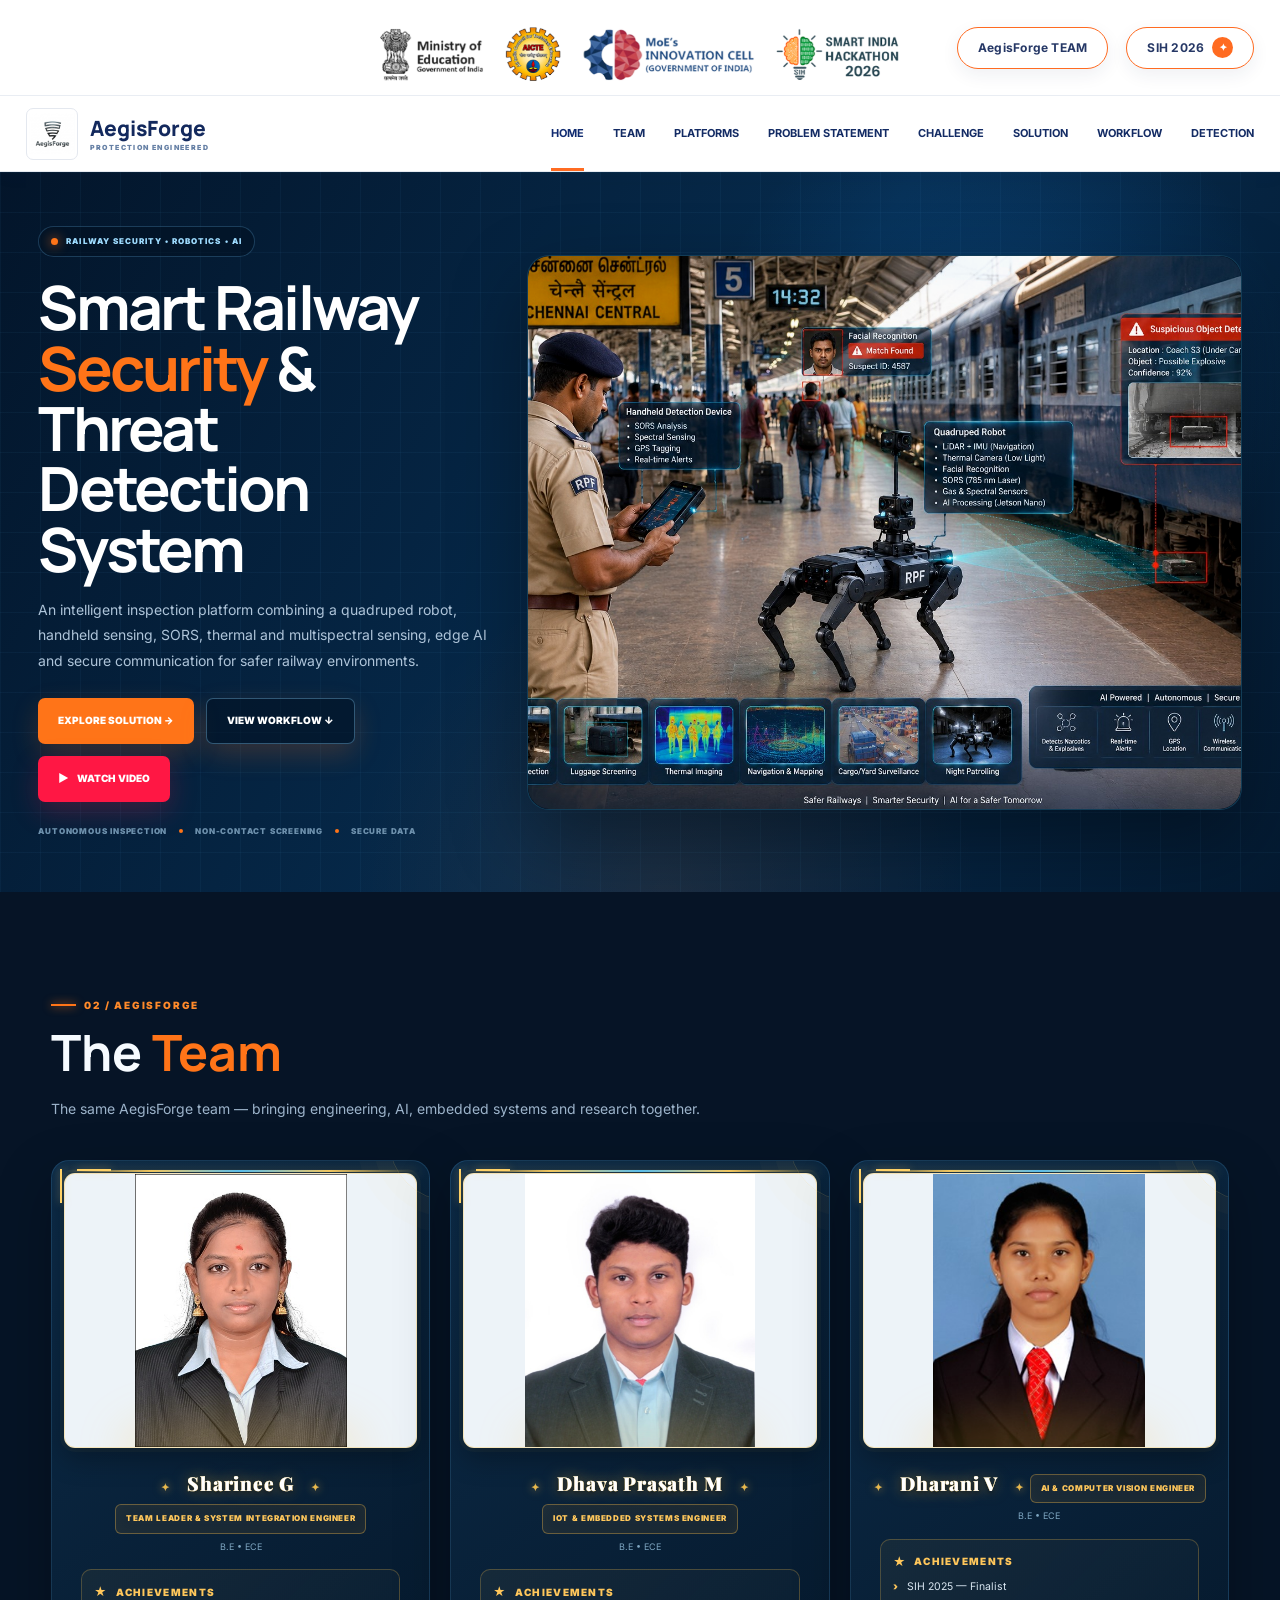
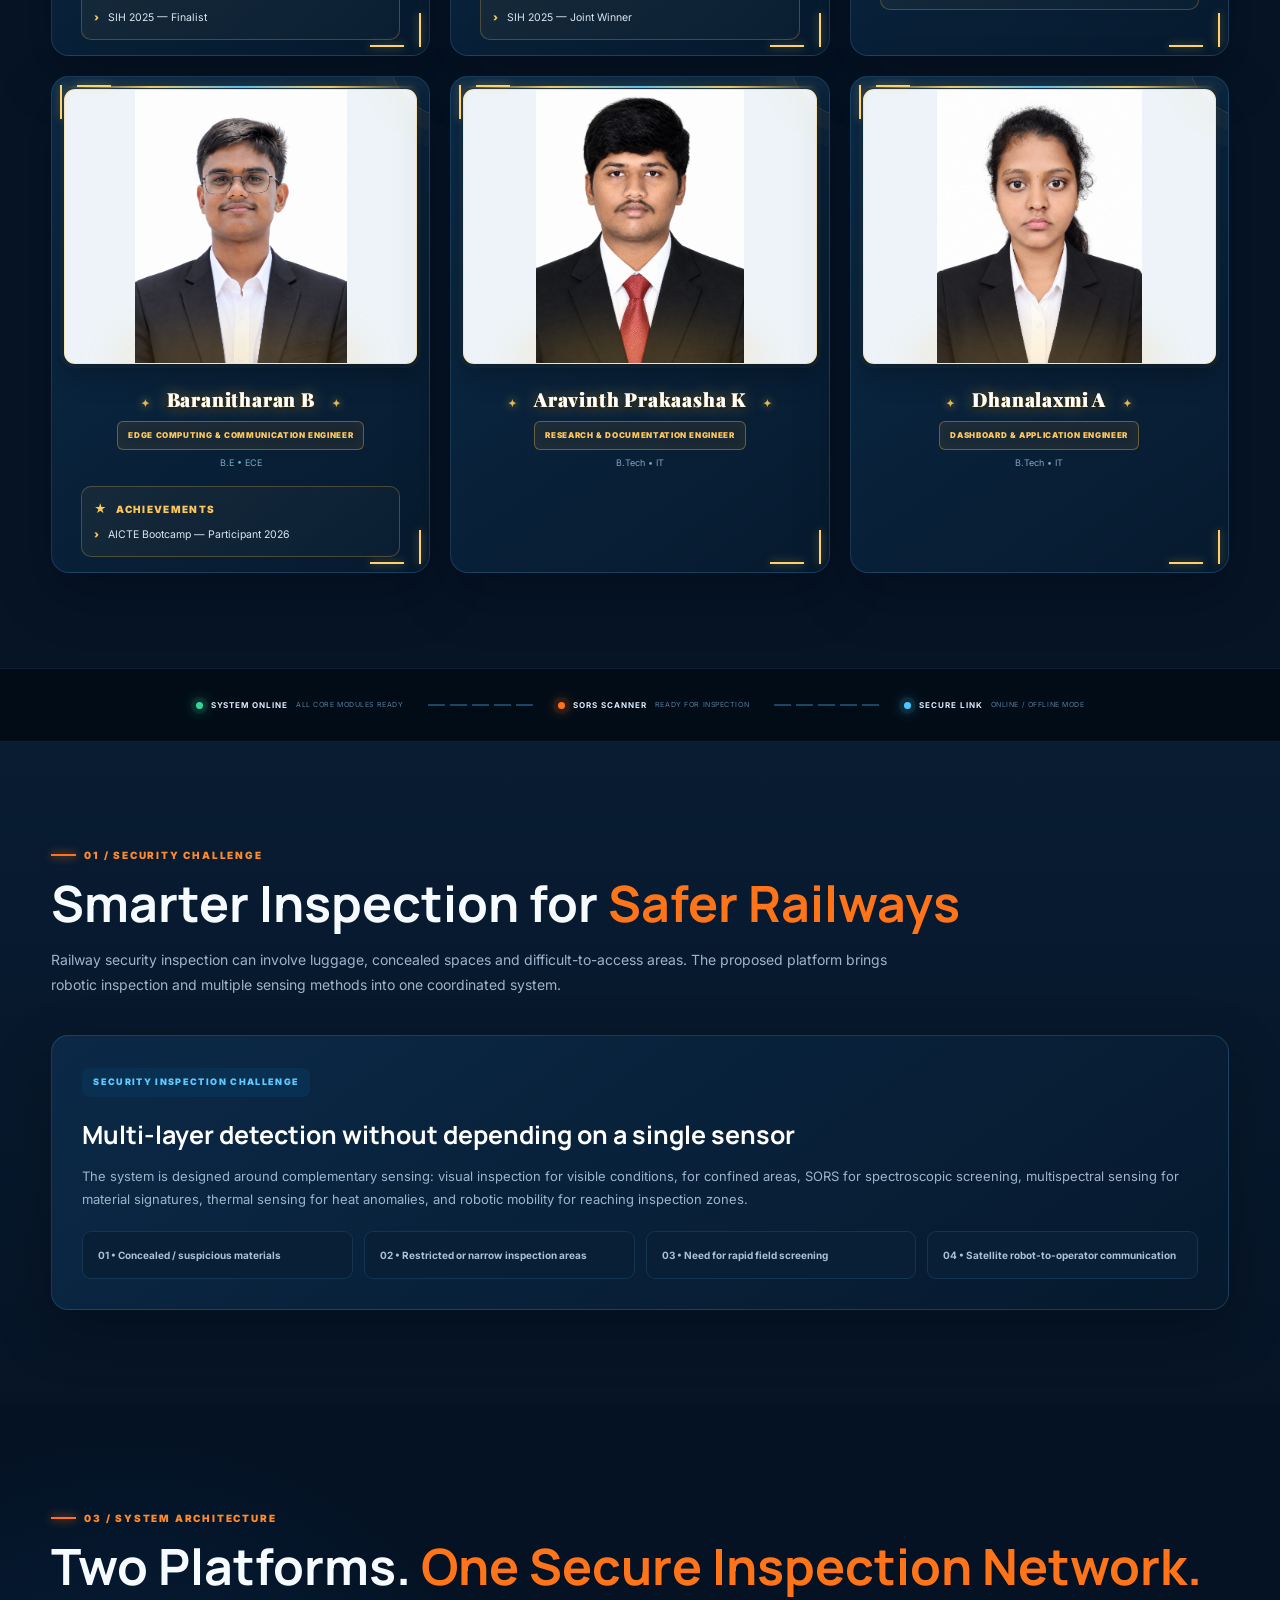
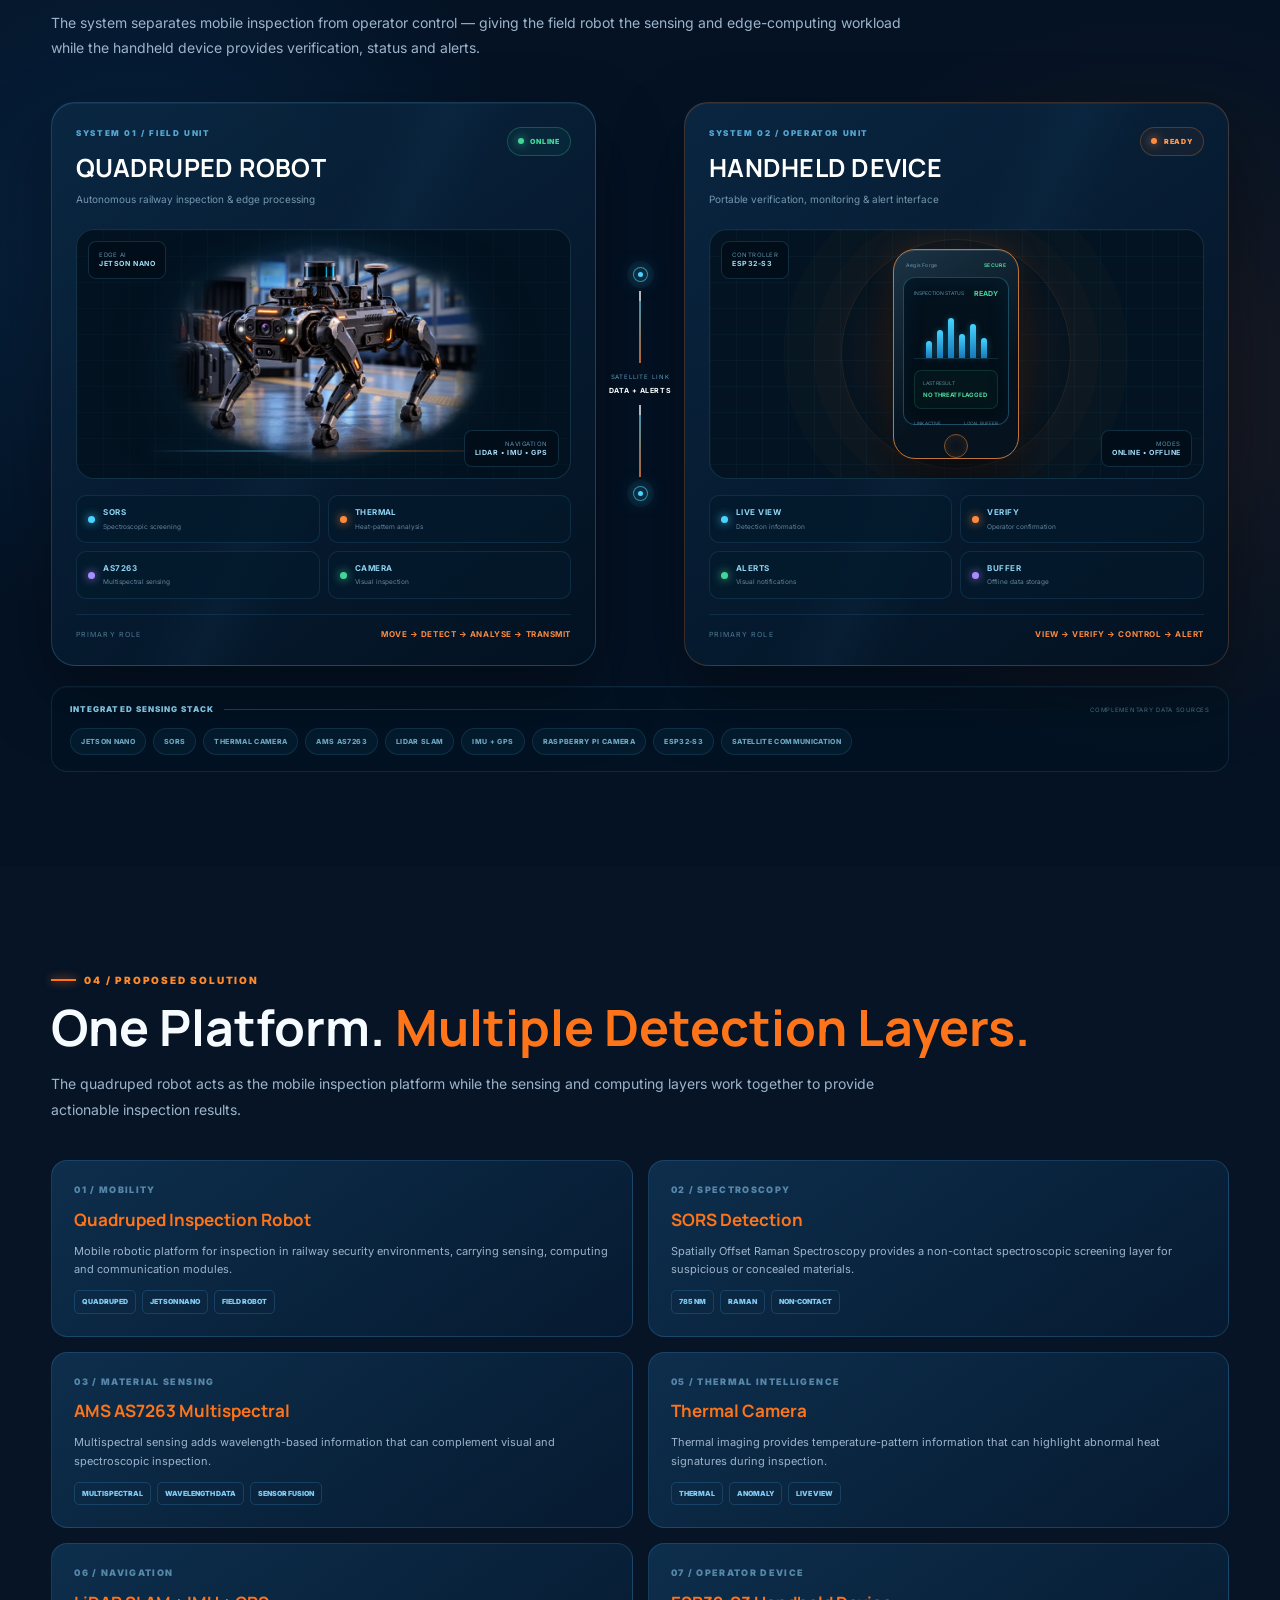
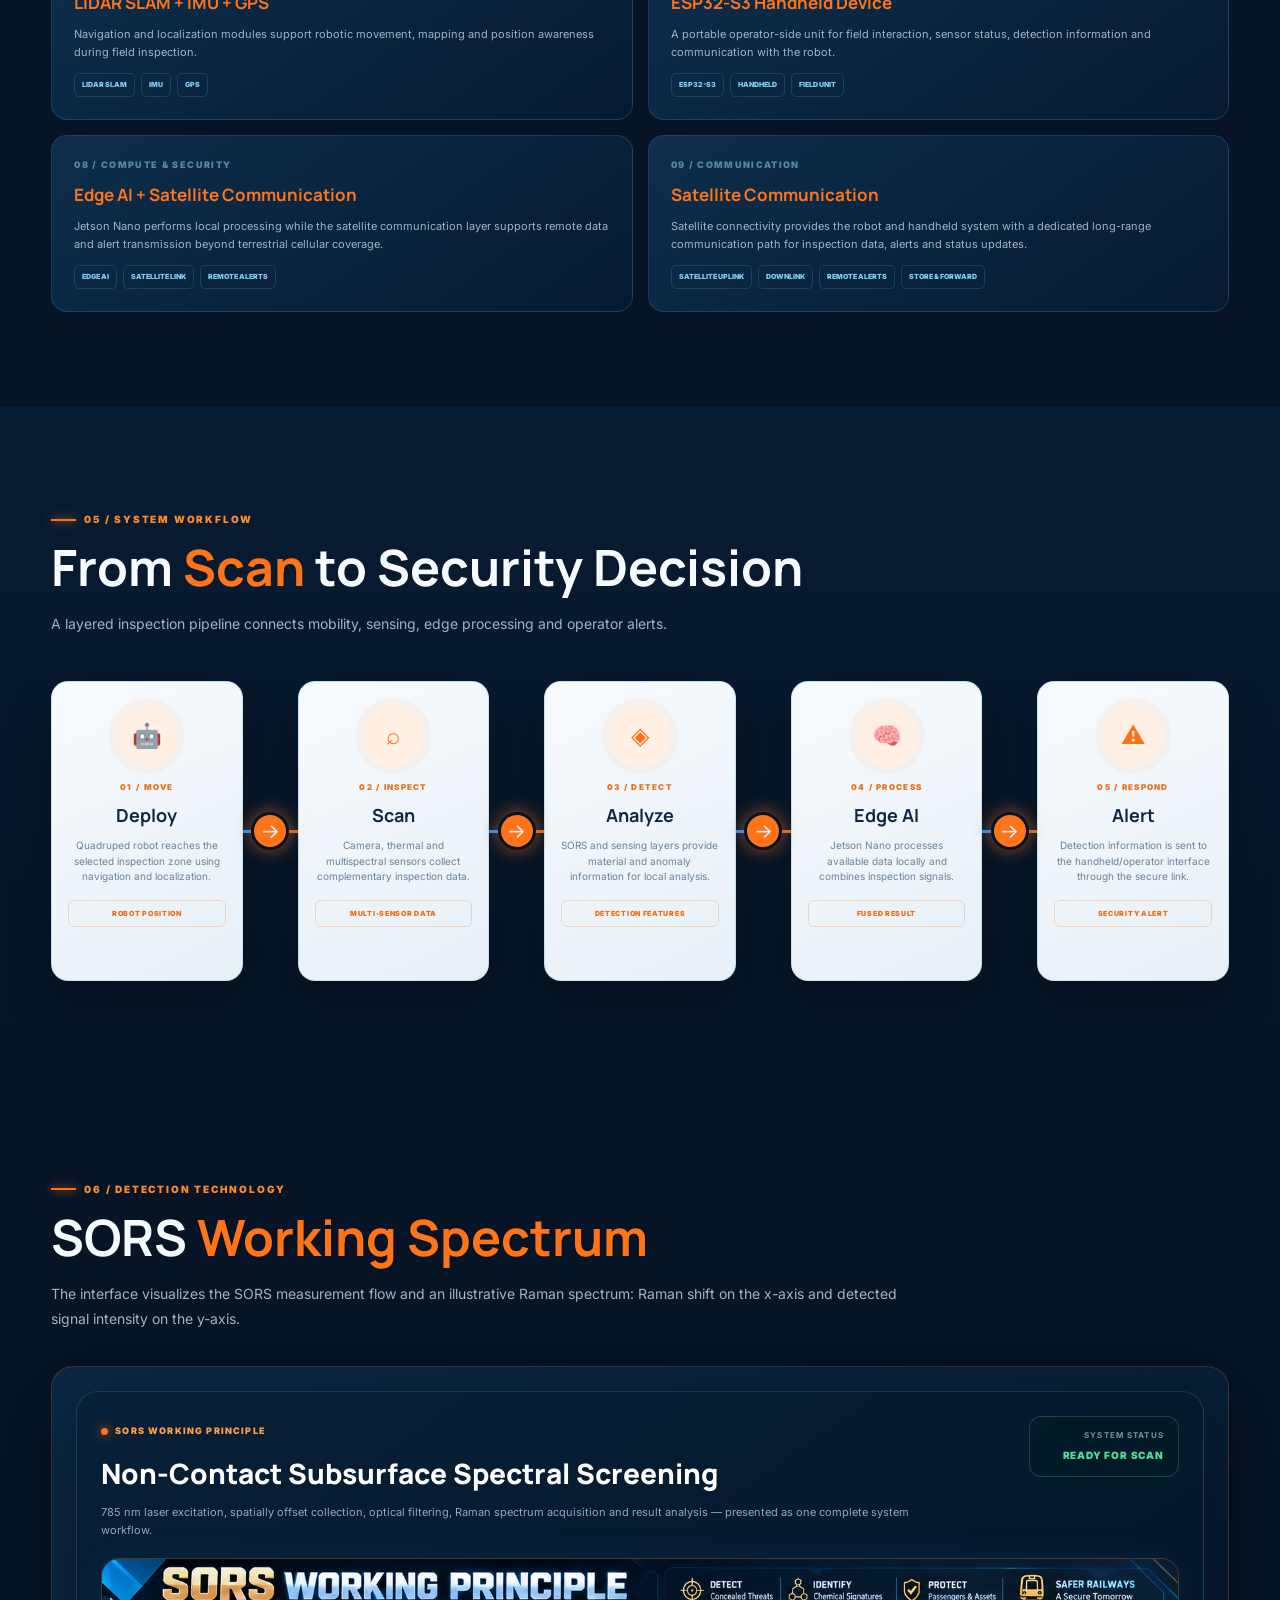
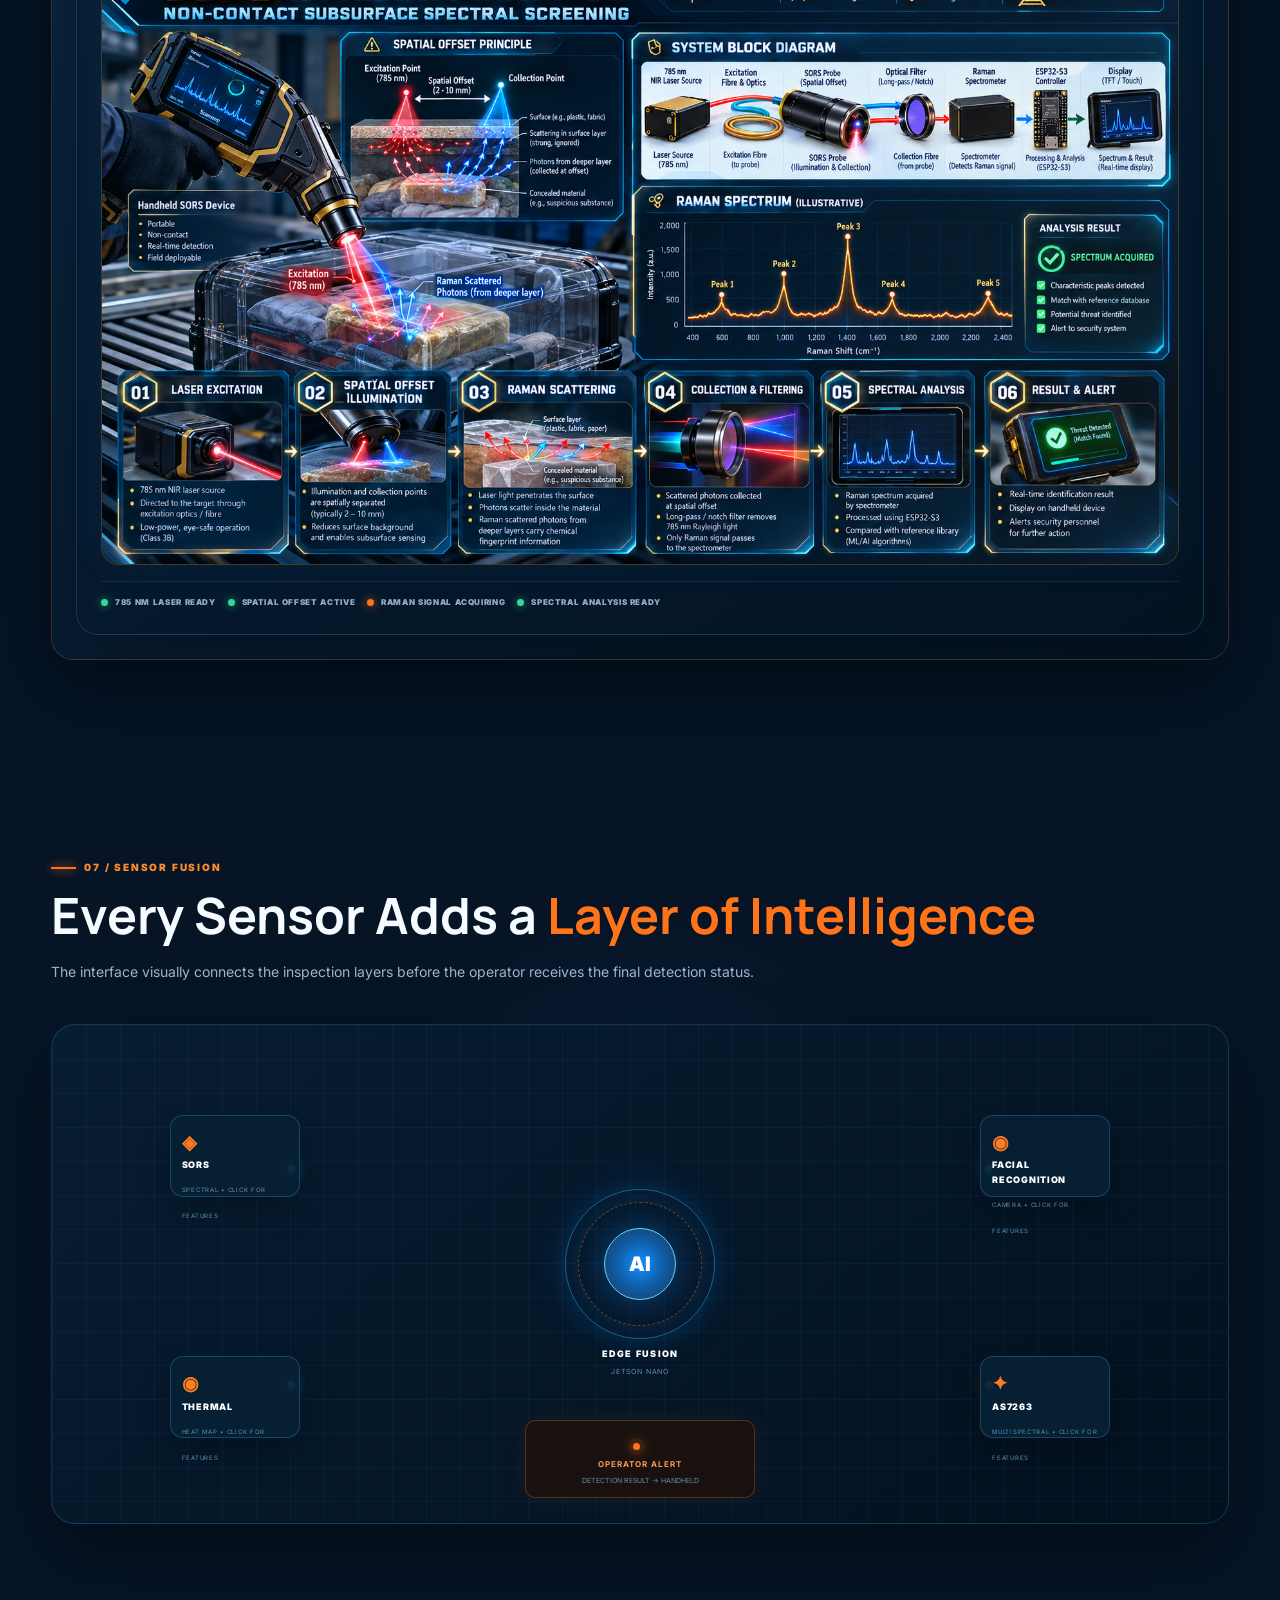
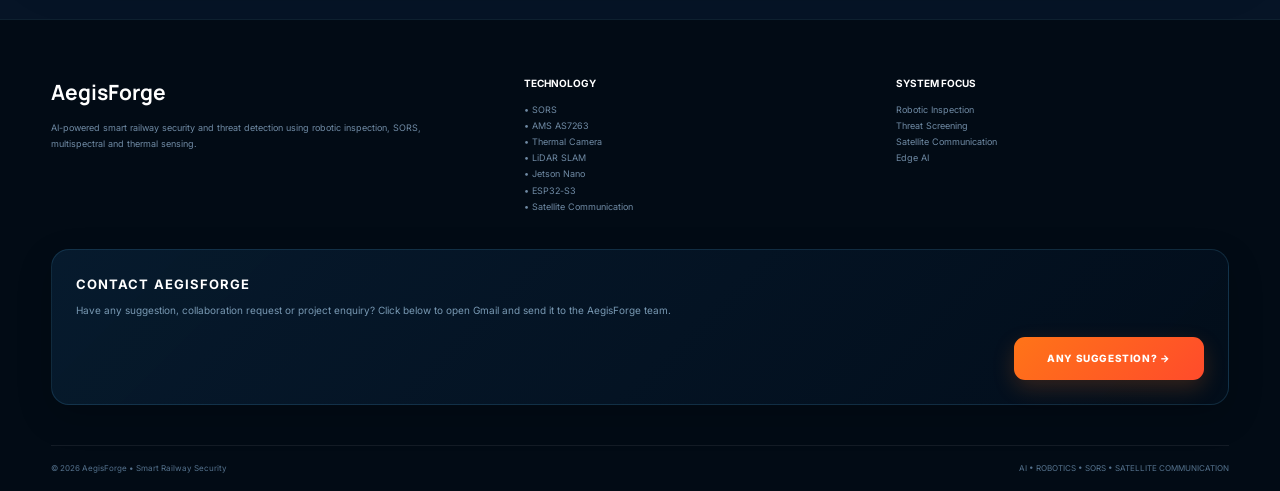
<file: AegisForge_SIH26026_SIH_UI/index.html>
<!DOCTYPE html>
<html lang="en">
<head>
<meta charset="UTF-8">
<meta name="viewport" content="width=device-width,initial-scale=1.0">
<meta name="description" content="AegisForge — AI-Powered Smart Railway Security and Threat Detection System using a quadruped inspection robot, SORS, multispectral and thermal sensing.">
<title>AegisForge | Smart Railway Security</title>

<style>
@import url('https://fonts.googleapis.com/css2?family=Inter:wght@400;500;600;700;800;900&family=Manrope:wght@600;700;800;900&family=Playfair+Display:wght@600;700;800&display=swap');

:root{
 --navy:#061426; --navy2:#0b2744; --blue:#168fff; --cyan:#4cc9ff;
 --orange:#ff7418; --orange2:#ff9c45; --green:#31d89a;
 --text:#eaf4ff; --muted:#9db4cb; --line:rgba(92,171,226,.20);
 --white:#fff; --shadow:0 20px 55px rgba(0,0,0,.25);
}
*{box-sizing:border-box;margin:0;padding:0}
html{scroll-behavior:smooth;scroll-padding-top:82px}
body{font-family:Inter,Arial,sans-serif;background:#061426;color:var(--text);line-height:1.65}
a{text-decoration:none;color:inherit}
h1,h2,h3{font-family:Manrope,Inter,sans-serif}
.wrap{width:min(1220px,92%);margin:auto}
.section{padding:95px 0;position:relative;overflow:hidden}
.section.alt{background:linear-gradient(180deg,#081c32,#061426)}
.section.dark{background:#030d19}
.tag{display:inline-flex;gap:8px;align-items:center;color:#ff8a2a;font-size:10px;font-weight:900;letter-spacing:.18em;text-transform:uppercase}
.tag:before{content:"";width:25px;height:2px;background:var(--orange);box-shadow:0 0 10px #ff7418}
h2{font-size:50px;line-height:1.08;color:#f6fbff;margin-top:12px}
h2 span{color:var(--orange)}
.lead{max-width:850px;color:var(--muted);font-size:14px;line-height:1.8;margin-top:17px}


/* ===== SIH-INSPIRED HEADER ===== */
.sih-topbar{
 height:78px;background:#fff;color:#12295b;border-bottom:1px solid #edf0f5;
 position:relative;z-index:1001;
}
.sih-top-inner{
 width:min(1400px,96%);height:100%;margin:auto;display:flex;
 align-items:center;justify-content:space-between;gap:20px;
}
.sih-institution-strip{height:58px;display:flex;align-items:center;max-width:520px}
.sih-institution-strip img{max-height:52px;max-width:100%;width:auto;object-fit:contain;display:block}
.sih-actions{display:flex;align-items:center;gap:15px}
.sih-outline-btn{
 min-height:42px;padding:0 20px;border:1.5px solid #ff6b21;border-radius:24px;
 display:flex;align-items:center;gap:8px;color:#1a2b5f;background:#fff;
 font-size:12px;font-weight:700;letter-spacing:.02em;transition:.25s;
 box-shadow:0 7px 20px rgba(20,42,90,.08)
}
.sih-outline-btn:hover{transform:translateY(-2px);background:#fff7f2;box-shadow:0 10px 24px rgba(255,107,33,.12)}
.sih-outline-btn.filled{background:#fff;color:#1b2d61}
.sih-outline-btn.filled span{width:21px;height:21px;border-radius:50%;display:grid;place-items:center;background:#ff6b21;color:#fff;font-size:10px}

.header{
 height:70px;position:sticky;top:0;z-index:1000;background:#fff;
 border-bottom:1px solid #e7ebf2;box-shadow:0 5px 18px rgba(18,41,91,.05);
 backdrop-filter:none;
}
.header-inner{height:100%;width:min(1400px,96%);margin:auto;display:flex;align-items:center;gap:25px}
.brand{display:flex;align-items:center;gap:10px;min-width:250px}
.brand img{width:46px;height:46px;object-fit:contain;background:#fff;border-radius:6px;padding:2px;border:1px solid #e4e8ef}
.brand-fallback{width:46px;height:46px;display:grid;place-items:center;border-radius:6px;background:#eef3fb;color:#12295b;font-weight:900}
.brand-name{font:900 20px Manrope;color:#14295b}.brand-sub{font-size:7px;letter-spacing:.2em;color:#53709b;font-weight:900}
.nav{display:flex;align-items:center;justify-content:center;gap:30px;margin-left:auto}
.nav a{font-size:11px;font-weight:700;color:#132b64;padding:26px 0;position:relative}
.nav a:hover,.nav a.active{color:#f15b1f}
.nav a.active:after{content:"";position:absolute;left:0;right:0;bottom:0;height:3px;background:#ff6b21;box-shadow:none}
.sih{display:none}

@media(max-width:1000px){
 .sih-topbar{height:68px}.sih-institution-strip{max-width:410px}.sih-outline-btn{padding:0 13px;font-size:10px}
 .nav{gap:17px}.nav a{font-size:9px}.brand{min-width:205px}
}
@media(max-width:760px){
 .sih-topbar{height:auto;min-height:68px}.sih-top-inner{padding:8px 0;flex-wrap:wrap}.sih-institution-strip{height:40px;max-width:300px}.sih-institution-strip img{max-height:38px}.sih-actions{margin-left:auto;gap:7px}.sih-outline-btn{min-height:34px;padding:0 10px;font-size:8px}
 .header{height:auto}.header-inner{padding:8px 0;flex-wrap:wrap}.brand{min-width:auto}.nav{order:3;width:100%;overflow-x:auto;justify-content:flex-start;gap:21px}.nav a{padding:10px 0;white-space:nowrap}
}

/* TOP BAR + NAV */
.utility{height:32px;background:#020b15;border-bottom:1px solid rgba(100,180,235,.12);display:flex;align-items:center;justify-content:space-between;padding:0 4%;color:#7897b2;font-size:9px;letter-spacing:.1em}
.header{height:78px;position:sticky;top:0;z-index:1000;background:rgba(4,18,34,.94);border-bottom:1px solid rgba(105,174,224,.16);backdrop-filter:blur(16px)}
.header-inner{height:100%;width:min(1220px,92%);margin:auto;display:flex;align-items:center;gap:25px}
.brand{display:flex;align-items:center;gap:11px;min-width:225px}
.brand img{width:47px;height:47px;object-fit:contain;background:#fff;border-radius:9px;padding:3px}
.brand-fallback{width:47px;height:47px;display:grid;place-items:center;border-radius:9px;background:#0c3153;color:#fff;font-weight:900}
.brand-name{font:900 20px Manrope;color:#fff}.brand-sub{font-size:7px;letter-spacing:.2em;color:#72a9cb;font-weight:900}
.nav{display:flex;align-items:center;gap:22px;margin-left:auto}
.nav a{font-size:10px;font-weight:800;color:#b8cadd;padding:30px 0;position:relative}
.nav a:hover,.nav a.active{color:#64c9ff}
.nav a.active:after{content:"";position:absolute;left:0;right:0;bottom:0;height:3px;background:var(--orange);box-shadow:0 0 12px rgba(255,116,24,.7)}
.sih{padding:7px 11px;border:1px solid rgba(255,170,49,.35);border-radius:10px;background:#09243d;color:#fff;font-size:8px;font-weight:900}

/* HERO */
.hero{min-height:720px;display:grid;align-items:center;background:
 radial-gradient(circle at 78% 28%,rgba(22,143,255,.22),transparent 26%),
 radial-gradient(circle at 52% 100%,rgba(255,116,24,.09),transparent 32%),
 linear-gradient(120deg,#03152a,#062b4d 54%,#041a31);position:relative;overflow:hidden}
.hero:before{content:"";position:absolute;inset:0;background-image:linear-gradient(rgba(75,166,224,.055) 1px,transparent 1px),linear-gradient(90deg,rgba(75,166,224,.055) 1px,transparent 1px);background-size:40px 40px;animation:gridMove 18s linear infinite}
.hero-inner{position:relative;z-index:2;width:min(1220px,92%);margin:auto;display:grid;grid-template-columns:.9fr 1.1fr;gap:45px;align-items:center}
.kicker{display:inline-flex;align-items:center;gap:8px;border:1px solid rgba(99,184,239,.25);background:rgba(3,18,34,.55);padding:8px 12px;border-radius:999px;color:#9edcff;font-size:8px;font-weight:900;letter-spacing:.13em}
.kicker i{width:7px;height:7px;border-radius:50%;background:var(--orange);box-shadow:0 0 12px var(--orange)}
.hero h1{font-size:61px;line-height:.99;letter-spacing:-.045em;margin:20px 0 18px;color:#fff}
.hero h1 em{font-style:normal;color:var(--orange)}
.hero-copy{max-width:650px;color:#aec4d9;font-size:14px;line-height:1.8}
.hero-actions{display:flex;gap:12px;margin-top:25px;flex-wrap:wrap}
.btn{display:inline-flex;align-items:center;gap:8px;min-height:46px;padding:0 20px;border-radius:7px;background:var(--orange);color:#fff;font-size:10px;font-weight:900;box-shadow:0 10px 28px rgba(255,116,24,.2);transition:.25s}
.btn:hover{transform:translateY(-3px);filter:brightness(1.08)}
.btn.outline{background:rgba(3,18,34,.55);border:1px solid rgba(123,193,235,.38)}
.btn.youtube-btn{background:#ff1744;box-shadow:0 10px 28px rgba(255,23,68,.22)}
.btn.youtube-btn:hover{background:#e6002f;filter:brightness(1.08)}
.youtube-play{font-size:11px;line-height:1}
.hero-trust{display:flex;gap:12px;align-items:center;margin-top:23px;color:#6e91ad;font-size:8px;font-weight:900;letter-spacing:.1em}.hero-trust i{width:4px;height:4px;border-radius:50%;background:var(--orange)}
.hero-visual{position:relative;min-height:470px;border:1px solid rgba(76,201,255,.22);border-radius:22px;background:linear-gradient(145deg,rgba(7,37,64,.95),rgba(3,18,34,.98));box-shadow:0 30px 75px rgba(0,0,0,.35);overflow:hidden}
.hero-visual:before{content:"";position:absolute;inset:0;background:radial-gradient(circle at 50% 58%,rgba(37,161,255,.18),transparent 34%)}
.robot-wrap{position:absolute;left:50%;top:52%;transform:translate(-50%,-50%);width:68%;animation:robotFloat 3.8s ease-in-out infinite}
.robot-wrap img{width:100%;max-height:330px;object-fit:contain;filter:drop-shadow(0 18px 28px rgba(0,0,0,.55))}
.robot-placeholder{height:260px;display:grid;place-items:center;color:#71b9e7;font-size:12px;text-align:center;padding:20px}
.hero-robot-css{
 width:300px;height:210px;position:relative;margin:auto;
 filter:drop-shadow(0 20px 25px rgba(0,0,0,.45));
 animation:heroRobotFloat 3.6s ease-in-out infinite;
}
.css-robot-body{
 position:absolute;left:72px;top:48px;width:155px;height:78px;
 display:grid;place-items:center;border-radius:22px 22px 16px 16px;
 border:2px solid #61d3ff;
 background:linear-gradient(145deg,#1a4f72,#071b2d);
 color:#8fe2ff;font:900 12px Manrope,Arial;letter-spacing:.16em;
 box-shadow:0 0 28px rgba(55,195,255,.32),inset 0 0 20px rgba(88,207,255,.08);
}
.css-robot-body:before{
 content:"";position:absolute;left:50%;top:-17px;width:38px;height:20px;
 transform:translateX(-50%);border:2px solid #5acfff;border-bottom:0;
 border-radius:12px 12px 0 0;background:#0a2942;
}
.css-robot-body:after{
 content:"";position:absolute;left:50%;top:27px;width:9px;height:9px;
 transform:translateX(-50%);border-radius:50%;background:#ff7418;
 box-shadow:0 0 18px #ff7418;
 animation:robotEye 1.2s ease-in-out infinite;
}
.hero-robot-css .leg{
 position:absolute;width:28px;height:76px;border:2px solid #3ca8dc;
 border-radius:14px;background:linear-gradient(90deg,#0a2942,#123f5b);
 box-shadow:0 0 13px rgba(58,177,231,.16);
 transform-origin:top center;
}
.hero-robot-css .l1{left:72px;top:112px;transform:rotate(18deg)}
.hero-robot-css .l2{left:113px;top:116px;transform:rotate(-12deg)}
.hero-robot-css .l3{right:111px;top:116px;transform:rotate(12deg)}
.hero-robot-css .l4{right:70px;top:112px;transform:rotate(-18deg)}
.hero-robot-css .leg:after{
 content:"";position:absolute;bottom:-9px;left:-4px;width:34px;height:13px;
 border-radius:8px;background:#071622;border:2px solid #398db8;
}
.robot-sensor{
 position:absolute;left:50%;bottom:17px;width:48px;height:7px;
 transform:translateX(-50%);border-radius:8px;background:#ff7418;
 box-shadow:0 0 16px #ff7418;animation:sensorBlink 1.5s infinite;
}
@keyframes heroRobotFloat{50%{transform:translateY(-8px)}}@keyframes robotEye{50%{opacity:.35;transform:translateX(-50%) scale(.75)}}@keyframes sensorBlink{50%{opacity:.35;box-shadow:0 0 5px #ff7418}}
@media(max-width:700px){.hero-robot-css{transform:scale(.82)}}

.radar{position:absolute;left:50%;top:56%;width:390px;height:390px;transform:translate(-50%,-50%);border:1px solid rgba(53,185,255,.20);border-radius:50%;box-shadow:0 0 0 45px rgba(35,155,255,.025),0 0 0 95px rgba(35,155,255,.018);animation:radarPulse 3s ease-in-out infinite}
.radar:after{content:"";position:absolute;inset:0;border-radius:50%;background:conic-gradient(from 0deg,transparent 0 78%,rgba(65,197,255,.28) 86%,transparent 94%);animation:radarSpin 3.2s linear infinite}
.scan-beam{position:absolute;left:50%;top:10%;height:80%;width:2px;background:linear-gradient(transparent,#4cc9ff,transparent);box-shadow:0 0 22px #4cc9ff;animation:scan 2.8s ease-in-out infinite}
.status-chip{position:absolute;padding:10px 13px;border:1px solid rgba(62,177,255,.27);border-radius:9px;background:rgba(3,20,37,.84);backdrop-filter:blur(8px);font-size:7px;color:#7fa9c4;font-weight:900;letter-spacing:.08em}
.status-chip b{display:block;color:#fff;font-size:12px;margin-top:2px}.status-chip.live{left:18px;top:18px}.status-chip.live b{color:#4de19c}.status-chip.sors{right:18px;top:18px}.status-chip.alert{left:18px;bottom:18px}.status-chip.alert b{color:#ff8a2a}.status-chip.secure{right:18px;bottom:18px}.status-chip.secure b{color:#65c9ff}

/* CARDS */
.card-grid{display:grid;grid-template-columns:repeat(3,1fr);gap:18px;margin-top:38px}
.card{padding:24px;border:1px solid var(--line);border-radius:15px;background:linear-gradient(145deg,#0d2d4b,#061a30);box-shadow:var(--shadow);transition:.3s;position:relative;overflow:hidden}
.card:before{content:"";position:absolute;left:0;top:0;width:100%;height:2px;background:linear-gradient(90deg,var(--orange),var(--blue))}
.card:hover{transform:translateY(-7px);border-color:rgba(76,201,255,.5);box-shadow:0 28px 60px rgba(0,0,0,.35)}
.icon{width:48px;height:48px;border-radius:13px;display:grid;place-items:center;background:linear-gradient(145deg,#168fff,#0759bd);font-size:20px;box-shadow:0 0 0 5px rgba(22,143,255,.06)}
.card h3{font-size:18px;color:#fff;margin:15px 0 7px}.card p{color:#9db4cb;font-size:11px;line-height:1.65}

/* PROBLEM */
.problem{margin-top:38px;padding:30px;border:1px solid rgba(90,164,215,.22);border-radius:17px;background:linear-gradient(145deg,#0b2947,#06192d);box-shadow:var(--shadow)}
.problem-id{display:inline-flex;padding:7px 11px;border-radius:7px;background:#092f51;color:#5fcaff;font-size:9px;font-weight:900;letter-spacing:.15em}
.problem h3{font-size:25px;color:#fff;margin:17px 0 10px}.problem p{color:#9db4cb;font-size:13px;line-height:1.75}
.challenge-grid{display:grid;grid-template-columns:repeat(4,1fr);gap:11px;margin-top:20px}.challenge{padding:15px;border:1px solid rgba(85,163,218,.16);border-radius:9px;background:#081f36;color:#a9c0d5;font-size:10px;font-weight:700}

/* SOLUTION */
.solution-board{margin-top:38px;display:grid;grid-template-columns:repeat(2,1fr);gap:15px}
.solution-card{padding:22px;border-radius:16px;border:1px solid rgba(80,163,224,.22);background:linear-gradient(145deg,#0d2e4c,#061a30);position:relative;overflow:hidden;transition:.3s}
.solution-card:hover{transform:translateY(-6px);border-color:rgba(255,116,24,.55);box-shadow:0 25px 55px rgba(0,0,0,.3)}
.solution-card .num{color:#5686a8;font-size:9px;font-weight:900;letter-spacing:.15em}.solution-card h3{color:var(--orange);font-size:17px;margin:8px 0}.solution-card p{color:#9db4cb;font-size:11px;line-height:1.65}.chips{display:flex;gap:6px;flex-wrap:wrap;margin-top:12px}.chips span{padding:5px 7px;border:1px solid rgba(77,177,237,.2);border-radius:5px;color:#7fc9f2;font-size:7px;font-weight:900}

/* WORKFLOW */
.workflow{margin-top:45px;display:grid;grid-template-columns:1fr 55px 1fr 55px 1fr 55px 1fr 55px 1fr;align-items:center}
.workflow-node{min-height:300px;padding:23px 16px;border-radius:17px;background:linear-gradient(155deg,#f8fbfe,#e6f0f7);color:#152b44;text-align:center;border:1px solid rgba(90,174,232,.3);box-shadow:0 20px 45px rgba(0,0,0,.28);transition:.3s;position:relative}
.workflow-node:hover{transform:translateY(-9px);border-color:#ff7418}
.workflow-icon{width:62px;height:62px;border-radius:50%;margin:auto;display:grid;place-items:center;background:#fff0e3;color:#ff7118;font-size:24px;box-shadow:0 0 0 7px rgba(255,116,24,.06)}
.workflow-node small{display:block;color:#f06e15;font-size:8px;font-weight:900;letter-spacing:.16em;margin-top:14px}
.workflow-node h3{font-size:18px;margin:7px 0;color:#112844}.workflow-node p{font-size:10px;color:#6a8299;line-height:1.55}.workflow-output{margin-top:15px;padding:7px;border:1px solid rgba(255,116,24,.25);border-radius:6px;color:#f06e15;font-size:7px;font-weight:900;letter-spacing:.1em}
.flow-arrow{display:grid;place-items:center;position:relative;height:80px}.flow-arrow:before{content:"";position:absolute;left:0;right:0;height:3px;background:linear-gradient(90deg,#168fff,#ff7418,#168fff);background-size:200%;animation:flow 1.6s linear infinite;box-shadow:0 0 12px rgba(35,156,255,.45)}.flow-arrow span{z-index:2;width:38px;height:38px;border-radius:50%;display:grid;place-items:center;background:var(--orange);border:3px solid #061426;font-size:20px;box-shadow:0 0 18px rgba(255,116,24,.6)}

/* DETECTION */
.detection{display:grid;grid-template-columns:1fr 1fr;gap:25px;margin-top:40px}
.detection-panel{padding:28px;border:1px solid rgba(80,163,224,.22);border-radius:18px;background:linear-gradient(145deg,#0b2947,#06192d)}
.detection-panel h3{color:#fff;font-size:22px;margin-bottom:10px}.detection-panel p{color:#9db4cb;font-size:11px;line-height:1.7}
.scan-demo{height:300px;border-radius:15px;margin-top:20px;background:#031426;position:relative;overflow:hidden;border:1px solid rgba(71,182,245,.18)}
.scan-demo:before{content:"";position:absolute;inset:0;background-image:linear-gradient(rgba(70,180,240,.07) 1px,transparent 1px),linear-gradient(90deg,rgba(70,180,240,.07) 1px,transparent 1px);background-size:30px 30px}


.sors-principle-card{
  border:1px solid rgba(79,177,231,.22);
  border-radius:22px;
  padding:24px;
  background:linear-gradient(145deg,#071f37,#031322);
  box-shadow:0 25px 70px rgba(0,0,0,.30);
}
.sors-principle-head{
  display:flex;
  justify-content:space-between;
  align-items:flex-start;
  gap:24px;
  margin-bottom:18px;
}
.sors-principle-head h3{
  color:#fff;
  font-size:28px;
  margin:8px 0 6px;
  font-weight:900;
}
.sors-principle-head p{
  color:#8daac1;
  font-size:11px;
  line-height:1.7;
  max-width:820px;
}
.sors-readout{
  min-width:150px;
  text-align:right;
  padding:12px 14px;
  border:1px solid rgba(77,225,156,.22);
  border-radius:12px;
  background:rgba(0,30,35,.45);
}
.sors-readout b{
  display:block;
  color:#6d94ae;
  font-size:8px;
  letter-spacing:.14em;
}
.sors-readout span{
  display:block;
  color:#4de19c;
  font-size:10px;
  font-weight:900;
  letter-spacing:.08em;
  margin-top:5px;
}
.sors-principle-image{
  position:relative;
  border:1px solid rgba(255,174,65,.28);
  border-radius:18px;
  overflow:hidden;
  background:#020d18;
  box-shadow:0 0 35px rgba(0,145,255,.08), inset 0 0 30px rgba(0,0,0,.3);
}
.sors-principle-image::after{
  content:"";
  position:absolute;
  inset:0;
  pointer-events:none;
  background:linear-gradient(90deg,rgba(0,170,255,.035),transparent 45%,rgba(255,170,50,.035));
}
.sors-principle-image img{
  width:100%;
  height:auto;
  display:block;
  object-fit:contain;
}
@media(max-width:760px){
  .sors-principle-card{padding:14px;border-radius:16px}
  .sors-principle-head{display:block}
  .sors-principle-head h3{font-size:21px}
  .sors-readout{margin-top:12px;text-align:left;display:inline-block;min-width:0}
  .sors-principle-image{border-radius:12px}
}
.sors-working{margin-top:35px;padding:24px;border:1px solid rgba(255,116,24,.24);border-radius:22px;background:linear-gradient(145deg,#0a2743,#041322);box-shadow:0 25px 70px rgba(0,0,0,.28)}
.sors-flow{display:flex;align-items:center;justify-content:center;gap:12px;flex-wrap:wrap;margin-bottom:22px}
.sors-step{min-width:170px;padding:15px 16px;border:1px solid rgba(255,116,24,.28);border-radius:14px;background:rgba(3,20,38,.85);box-shadow:inset 0 0 20px rgba(255,116,24,.04)}
.sors-step b{display:block;color:#ff7418;font-size:9px;letter-spacing:.15em}.sors-step strong{display:block;color:#fff;font-size:12px;letter-spacing:.08em;margin-top:5px}.sors-step small{display:block;color:#7fa9c5;font-size:9px;margin-top:4px}.sors-arrow{font-size:22px;color:#ff8a2a;text-shadow:0 0 14px rgba(255,116,24,.55)}
.sors-graph-wrap{border:1px solid rgba(79,177,231,.2);border-radius:18px;padding:22px;background:#031426;overflow:hidden}.sors-graph-head{display:flex;justify-content:space-between;align-items:flex-start;gap:20px}.graph-live{display:inline-flex;align-items:center;gap:7px;color:#ff9c45;font-size:9px;font-weight:900;letter-spacing:.13em}.graph-live i{width:7px;height:7px;border-radius:50%;background:#ff7418;box-shadow:0 0 12px #ff7418;animation:graphPulse 1s infinite}.sors-graph-head h3{color:#fff;font-size:24px;margin:8px 0 4px}.sors-graph-head p{color:#8daac1;font-size:10px;max-width:650px;line-height:1.6}.graph-readout{min-width:120px;text-align:right}.graph-readout b{display:block;color:#6d94ae;font-size:8px;letter-spacing:.15em}.graph-readout span{display:block;color:#4de19c;font-size:11px;font-weight:900;letter-spacing:.12em;margin-top:5px}.sors-graph{position:relative;margin-top:14px;height:390px}.sors-graph svg{width:100%;height:100%;display:block}.graph-grid line{stroke:rgba(77,174,228,.12);stroke-width:1}.axis{stroke:#47728c;stroke-width:1.5}.sors-area{fill:url(#sorsArea)}.sors-spectrum{fill:none;stroke:#ff7418;stroke-width:4;filter:url(#sorsGlow);stroke-linecap:round;stroke-linejoin:round;stroke-dasharray:1;stroke-dashoffset:1;animation:spectrumDraw 3.5s ease-in-out infinite alternate}.graph-scanline{stroke:#65c9ff;stroke-width:2;stroke-dasharray:7 8;opacity:.8;filter:drop-shadow(0 0 8px rgba(101,201,255,.8));animation:graphSweep 4s linear infinite}.peak-labels text{fill:#ffb36e;font-size:12px;font-weight:900;letter-spacing:.08em}.x-labels text{fill:#7295ad;font-size:11px;text-anchor:middle}.y-axis-title,.x-axis-title{position:absolute;color:#6e91a9;font-size:8px;font-weight:900;letter-spacing:.14em}.y-axis-title{left:-2px;top:50%;transform:rotate(-90deg) translateX(-50%);transform-origin:left top}.x-axis-title{left:50%;bottom:-2px;transform:translateX(-50%)}.sors-status-row{display:flex;gap:12px;flex-wrap:wrap;margin-top:16px;padding-top:14px;border-top:1px solid rgba(80,163,224,.14)}.sors-status-row span{display:inline-flex;align-items:center;gap:7px;color:#90adc3;font-size:8px;font-weight:900;letter-spacing:.08em}.sors-status-row i{width:7px;height:7px;border-radius:50%;display:inline-block}.sors-status-row i.ok{background:#31d89a;box-shadow:0 0 9px rgba(49,216,154,.7)}.sors-status-row i.scan{background:#ff7418;box-shadow:0 0 10px rgba(255,116,24,.8);animation:graphPulse 1s infinite}
@keyframes spectrumDraw{0%{stroke-dashoffset:1}55%,100%{stroke-dashoffset:0}}@keyframes graphSweep{0%{transform:translateX(-390px);opacity:0}15%{opacity:.9}85%{opacity:.9}100%{transform:translateX(390px);opacity:0}}@keyframes graphPulse{50%{transform:scale(1.35);opacity:.55}}
.luggage{position:absolute;left:22%;right:22%;top:34%;height:105px;border:2px solid #5d7183;border-radius:12px;background:linear-gradient(145deg,#243746,#101d28);box-shadow:0 25px 45px rgba(0,0,0,.45)}
.sors-beam{position:absolute;left:50%;top:8%;height:84%;width:3px;background:linear-gradient(transparent,#ff7418,transparent);box-shadow:0 0 28px #ff7418;animation:sorsScan 2.5s ease-in-out infinite}
.scan-label{position:absolute;top:15px;left:50%;transform:translateX(-50%);padding:6px 10px;border-radius:5px;border:1px solid rgba(255,116,24,.4);color:#ff9a52;background:rgba(255,116,24,.08);font-size:7px;font-weight:900;letter-spacing:.13em}



/* ===== SEPARATE ROBOT + HANDHELD PLATFORM SECTION ===== */
.platform-section{
 background:
  radial-gradient(circle at 18% 45%,rgba(22,143,255,.10),transparent 28%),
  radial-gradient(circle at 82% 55%,rgba(255,116,24,.07),transparent 28%),
  #061426;
}
.platform-grid{display:grid;grid-template-columns:1fr 1fr;gap:20px;margin-top:42px}
.platform-card{
 min-height:620px;padding:22px;border-radius:22px;position:relative;overflow:hidden;
 border:1px solid rgba(78,174,232,.24);
 background:linear-gradient(145deg,#0a2947,#04182c);
 box-shadow:0 25px 65px rgba(0,0,0,.30),inset 0 1px 0 rgba(255,255,255,.045);
 transition:transform .35s ease,border-color .35s ease,box-shadow .35s ease;
}
.platform-card:hover{transform:translateY(-8px);border-color:rgba(84,196,255,.65);box-shadow:0 35px 80px rgba(0,0,0,.4),0 0 35px rgba(31,148,255,.10)}
.handheld-platform:hover{border-color:rgba(255,157,70,.55);box-shadow:0 35px 80px rgba(0,0,0,.4),0 0 35px rgba(255,116,24,.10)}
.platform-glow{position:absolute;width:300px;height:300px;border-radius:50%;right:-130px;top:-130px;border:1px solid rgba(67,195,255,.12);box-shadow:0 0 0 30px rgba(67,195,255,.025),0 0 0 60px rgba(67,195,255,.018);pointer-events:none}
.handheld-platform .platform-glow{border-color:rgba(255,132,42,.13)}
.platform-head{position:relative;z-index:2;display:flex;justify-content:space-between;align-items:center;gap:15px}
.platform-number{color:#5795b9;font-size:8px;font-weight:900;letter-spacing:.18em}
.platform-head h3{font-size:25px;color:#fff;margin:5px 0 2px;letter-spacing:.02em}
.platform-head p{color:#7899b2;font-size:10px}
.platform-icon{width:58px;height:58px;display:grid;place-items:center;border-radius:16px;font-size:25px;background:linear-gradient(145deg,#168fff,#0759bd);border:1px solid rgba(104,208,255,.4);box-shadow:0 0 0 6px rgba(22,143,255,.06),0 12px 25px rgba(0,90,180,.25);animation:platformIconFloat 3s ease-in-out infinite}
.handheld-icon{background:linear-gradient(145deg,#ff8c32,#d95208);border-color:rgba(255,190,110,.42);box-shadow:0 0 0 6px rgba(255,116,24,.06),0 12px 25px rgba(180,70,0,.25)}
.platform-visual{height:235px;margin:20px 0 18px;border-radius:17px;position:relative;overflow:hidden;border:1px solid rgba(76,188,242,.18);background:radial-gradient(circle at 50% 50%,rgba(20,115,180,.18),transparent 45%),#031322}
.platform-visual:before{content:"";position:absolute;inset:0;background-image:linear-gradient(rgba(70,173,230,.05) 1px,transparent 1px),linear-gradient(90deg,rgba(70,173,230,.05) 1px,transparent 1px);background-size:28px 28px;animation:gridMove 13s linear infinite}
.robot-schematic{position:absolute;left:50%;top:50%;width:145px;height:85px;transform:translate(-50%,-50%);border:2px solid #56caff;border-radius:28px;background:linear-gradient(145deg,#123f61,#071b2e);box-shadow:0 0 35px rgba(44,183,255,.25);display:grid;place-items:center;color:#8ee1ff;font-size:11px;font-weight:900;letter-spacing:.16em;z-index:3}
.robot-schematic i{position:absolute;width:20px;height:55px;border:2px solid #318fc8;border-radius:10px;background:#08253c}
.robot-schematic i:nth-child(2){left:-12px;bottom:-38px;transform:rotate(18deg)}.robot-schematic i:nth-child(3){right:-12px;bottom:-38px;transform:rotate(-18deg)}.robot-schematic i:nth-child(4){left:3px;top:-38px;transform:rotate(-18deg)}.robot-schematic i:nth-child(5){right:3px;top:-38px;transform:rotate(18deg)}
.mini-radar{position:absolute;left:50%;top:50%;width:190px;height:190px;transform:translate(-50%,-50%);border:1px solid rgba(71,195,255,.18);border-radius:50%;z-index:1}.mini-radar:after{content:"";position:absolute;inset:0;border-radius:50%;background:conic-gradient(transparent 0 75%,rgba(68,199,255,.28),transparent 85%);animation:radarSpin 2.8s linear infinite}
.mini-scan{position:absolute;left:50%;top:15%;height:70%;width:2px;background:#ff7418;box-shadow:0 0 18px #ff7418;animation:scan 2.4s ease-in-out infinite;z-index:4}
.platform-status{position:absolute;left:15px;bottom:13px;padding:8px 11px;border:1px solid rgba(75,177,230,.22);border-radius:8px;background:rgba(2,15,27,.84);z-index:5}.platform-status b{display:block;color:#42d79a;font-size:8px;letter-spacing:.08em}.platform-status small{display:block;color:#628aa6;font-size:6px;margin-top:2px}
.platform-specs{display:grid;grid-template-columns:repeat(2,1fr);gap:8px;position:relative;z-index:2}
.platform-specs>div{padding:10px;border:1px solid rgba(78,165,220,.14);border-radius:9px;background:rgba(5,28,48,.72);transition:.25s}
.platform-specs>div:hover{border-color:rgba(255,116,24,.38);transform:translateY(-2px)}
.platform-specs b{display:block;color:#7ed3fa;font-size:8px;letter-spacing:.07em}.platform-specs span{display:block;color:#718fa7;font-size:7px;margin-top:2px}
.platform-footer{display:flex;justify-content:space-between;gap:10px;align-items:center;margin-top:14px;padding-top:12px;border-top:1px solid rgba(82,168,220,.13);position:relative;z-index:2}
.platform-footer span{color:#527e9c;font-size:7px;letter-spacing:.14em}.platform-footer b{color:#ff8a35;font-size:8px;letter-spacing:.08em}
.handheld-visual{background:radial-gradient(circle at 50% 50%,rgba(255,116,24,.12),transparent 42%),#031322}
.handheld-device{position:absolute;z-index:3;left:50%;top:50%;transform:translate(-50%,-50%);width:100px;height:170px;border-radius:17px;border:2px solid #d88a3c;background:linear-gradient(145deg,#142d3f,#07131f);box-shadow:0 20px 35px rgba(0,0,0,.45),0 0 25px rgba(255,116,24,.14);padding:10px}
.device-screen{height:105px;border-radius:8px;border:1px solid rgba(79,201,255,.4);background:#02101c;padding:9px;display:flex;flex-direction:column;align-items:center;justify-content:center;gap:6px;box-shadow:inset 0 0 20px rgba(36,156,230,.10)}
.device-screen span{color:#5f9ebd;font-size:6px;letter-spacing:.1em}.device-screen strong{color:#45d99b;font-size:12px}.device-screen i{width:6px;height:6px;border-radius:50%;background:#4cc9ff;box-shadow:0 0 8px #4cc9ff;animation:statusPulse 1.2s infinite}.device-screen i:nth-child(4){animation-delay:.2s}.device-screen i:nth-child(5){animation-delay:.4s}
.device-button{width:28px;height:28px;margin:10px auto 0;border-radius:50%;border:1px solid #8f622f;box-shadow:inset 0 0 12px rgba(255,116,24,.14)}
.signal-ring{position:absolute;left:50%;top:50%;transform:translate(-50%,-50%);border:1px solid rgba(255,135,45,.20);border-radius:50%;width:210px;height:210px}.signal-ring.r1{animation:signalPulse 2.3s infinite}.signal-ring.r2{width:300px;height:300px;animation:signalPulse 2.3s .8s infinite}
.platform-link{margin:20px auto 0;width:min(920px,100%);padding:14px 18px;border:1px solid rgba(75,181,237,.18);border-radius:11px;background:rgba(5,25,43,.8);display:flex;align-items:center;justify-content:center;gap:10px;flex-wrap:wrap}.platform-link b{color:#d7edff;font-size:8px;letter-spacing:.13em}.platform-link small{color:#6089a4;font-size:7px}.link-dot{width:7px;height:7px;border-radius:50%;background:#31d89a;box-shadow:0 0 12px #31d89a}.link-line{width:70px;height:2px;background:linear-gradient(90deg,#168fff,#ff7418,#168fff);background-size:200%;animation:flow 1.5s linear infinite}
@keyframes platformIconFloat{50%{transform:translateY(-5px) rotate(2deg)}}@keyframes signalPulse{0%{transform:translate(-50%,-50%) scale(.55);opacity:0}30%{opacity:.8}100%{transform:translate(-50%,-50%) scale(1.08);opacity:0}}
@media(max-width:900px){.platform-grid{grid-template-columns:1fr}.platform-card{min-height:0}}
@media(max-width:700px){.platform-specs{grid-template-columns:1fr}.platform-head h3{font-size:21px}.platform-visual{height:220px}.platform-footer{flex-direction:column;align-items:flex-start}}

/* ===== ROYAL TEAM CARDS ===== */
.royal-team{align-items:stretch}
.royal-member{
 min-height:470px;
 padding:12px 12px 18px;
 border:1px solid rgba(255,190,65,.34);
 border-radius:20px;
 background:
  radial-gradient(circle at 50% 0%,rgba(255,190,65,.08),transparent 30%),
  linear-gradient(145deg,#092644 0%,#041426 58%,#061c34 100%);
 box-shadow:
  0 20px 55px rgba(0,0,0,.34),
  inset 0 1px 0 rgba(255,255,255,.06),
  0 0 28px rgba(255,174,45,.035);
 position:relative;
 overflow:hidden;
 transition:transform .38s ease,border-color .38s ease,box-shadow .38s ease;
}
.royal-member:hover{
 transform:translateY(-10px);
 border-color:#ffd166;
 box-shadow:
  0 30px 70px rgba(0,0,0,.48),
  0 0 38px rgba(255,184,55,.14),
  inset 0 1px 0 rgba(255,255,255,.08);
}
.royal-member:before{
 content:"";
 position:absolute;
 left:10px;right:10px;top:9px;
 height:2px;
 background:linear-gradient(90deg,transparent,#ffd166,#5bc8ff,#ffd166,transparent);
 box-shadow:0 0 12px rgba(255,209,102,.45);
}
.royal-corner{position:absolute;width:34px;height:34px;z-index:4;pointer-events:none}
.royal-corner:before,.royal-corner:after{content:"";position:absolute;background:#ffd166;box-shadow:0 0 9px rgba(255,209,102,.5)}
.royal-corner:before{width:100%;height:2px;top:0}.royal-corner:after{height:100%;width:2px;left:0}
.royal-corner.c1{left:8px;top:8px}.royal-corner.c2{right:8px;bottom:8px;transform:rotate(180deg)}
.royal-photo{
 height:260px;
 position:relative;
 border:1px solid rgba(255,209,102,.42);
 border-radius:13px;
 background:#edf3f8;
 box-shadow:0 10px 28px rgba(0,0,0,.3),0 0 0 4px rgba(255,209,102,.035);
 overflow:hidden;
}
.royal-photo:before{
 content:"";
 position:absolute;inset:0;z-index:2;pointer-events:none;
 background:linear-gradient(115deg,transparent 25%,rgba(255,255,255,.25) 45%,transparent 60%);
 transform:translateX(-130%);
 transition:transform .9s ease;
}
.royal-member:hover .royal-photo:before{transform:translateX(130%)}
.royal-photo img{width:100%;height:100%;object-fit:contain;transition:transform .5s ease,filter .5s ease}
.royal-member:hover .royal-photo img{transform:scale(1.035);filter:saturate(1.05)}
.photo-glow{position:absolute;left:15%;right:15%;bottom:-35px;height:70px;border-radius:50%;background:rgba(255,188,56,.2);filter:blur(22px);pointer-events:none}
.royal-info{text-align:center;padding:11px 5px 0}
.royal-info h3{
 position:relative;display:inline-block;font-family:"Playfair Display",Georgia,serif;
 font-size:29px;font-weight:900;letter-spacing:.8px;line-height:1.15;margin:0;padding:0 28px 8px;
 background:linear-gradient(180deg,#fff8d6 0%,#ffd66b 42%,#c58a24 100%);
 -webkit-background-clip:text;background-clip:text;color:transparent;
 text-shadow:0 2px 5px rgba(0,0,0,.55),0 0 18px rgba(255,193,73,.35);-webkit-text-stroke:.2px rgba(255,224,145,.35);filter:drop-shadow(0 0 6px rgba(255,193,73,.18));
}
.royal-info h3:before,.royal-info h3:after{
 content:"✦";position:absolute;top:50%;transform:translateY(-56%);
 color:#e9b84b;font-family:Georgia,serif;font-size:10px;
 text-shadow:0 0 9px rgba(255,193,73,.7);
}
.royal-info h3:before{left:2px}.royal-info h3:after{right:2px}
.royal-info h3 + .role{margin-top:2px}
.royal-info .role{margin-top:7px;border-color:rgba(255,193,73,.35);background:rgba(255,171,45,.07);color:#ffc75b;box-shadow:inset 0 0 15px rgba(255,175,45,.035)}
.member-achievements{margin:15px 12px 0;padding:12px 12px 14px;border:1px solid rgba(255,193,73,.25);border-radius:10px;background:linear-gradient(135deg,rgba(255,193,73,.055),rgba(255,255,255,.018));text-align:left}.achievement-title{display:flex;align-items:center;gap:7px;color:#ffc75b;font-size:10px;font-weight:900;letter-spacing:1.3px;margin-bottom:9px}.achievement-title:before{content:'★';font-size:12px}.achievement-list{display:grid;gap:6px}.achievement-item{position:relative;padding-left:14px;color:#dbe8f3;font-size:10.5px;line-height:1.35}.achievement-item:before{content:'›';position:absolute;left:0;color:#ffc75b;font-weight:900}.royal-member.has-achievements{padding-bottom:15px}
.degree-line{color:#7fa7c2!important;font-size:9px!important;margin-top:6px!important}
.royal-shine{
 position:absolute;width:120px;height:120px;right:-80px;top:-80px;border-radius:50%;
 border:1px solid rgba(255,209,102,.15);
 box-shadow:0 0 0 16px rgba(255,209,102,.025),0 0 0 32px rgba(255,209,102,.018);
 pointer-events:none;
}
@media(max-width:1050px){.royal-member{min-height:450px}.royal-photo{height:245px}}
@media(max-width:700px){.royal-member{min-height:0}.royal-photo{height:280px}}

/* TEAM */
.team-grid{display:grid;grid-template-columns:repeat(3,1fr);gap:20px;margin-top:38px}
.member{padding:12px 12px 20px;border:1px solid rgba(85,163,218,.2);border-radius:18px;background:linear-gradient(145deg,#0c2b48,#061a2e);text-align:center;box-shadow:var(--shadow);transition:.3s}
.member:hover{transform:translateY(-8px);border-color:rgba(255,116,24,.5)}
.member-image{height:275px;border-radius:11px;background:#edf3f8;overflow:hidden;display:flex;align-items:center;justify-content:center}.member-image img{width:100%;height:100%;object-fit:contain}.member-image .fallback{color:#1769a9;font-size:30px;font-weight:900}
.member h3{font-size:19px;color:#fff;margin-top:14px}.role{display:inline-block;margin-top:7px;padding:7px 10px;border-radius:6px;background:rgba(255,116,24,.08);border:1px solid rgba(255,116,24,.25);color:#ff8b35;font-size:8px;font-weight:900;letter-spacing:.08em}.member p{color:#7f9bb4;font-size:10px;margin-top:8px}

/* FOOTER */
.footer{padding:55px 0 0;background:#020b15;border-top:1px solid rgba(100,180,235,.12)}.footer-grid{display:grid;grid-template-columns:1.3fr 1fr 1fr;gap:40px}.footer h3{color:#fff;font-size:21px}.footer h4{color:#fff;font-size:10px;margin-bottom:10px}.footer p,.footer li{color:#708ba5;font-size:9px;line-height:1.8}.footer ul{list-style:none}.footer-bottom{margin-top:40px;padding:16px 0;border-top:1px solid rgba(255,255,255,.07);display:flex;justify-content:space-between;color:#55728d;font-size:8px}



/* ===== RAILWAY IMAGE + SIH GOVERNMENT LOGOS ===== */
.railway-hero-visual{min-height:470px;position:relative;background:#031426}
.railway-image-frame{
 position:absolute;inset:15px;border-radius:17px;overflow:hidden;
 border:1px solid rgba(93,199,255,.20);
 background:#071b2d;
 box-shadow:0 18px 45px rgba(0,0,0,.25);
 z-index:2;
}
.railway-image-frame img{
 width:100%;height:100%;display:block;object-fit:contain;
 filter:saturate(1.02) contrast(1.02) brightness(.98);
 transform:scale(1.01);
}
.railway-overlay-grid{
 position:absolute;z-index:3;inset:15px;border-radius:17px;pointer-events:none;
 background-image:linear-gradient(rgba(83,190,245,.045) 1px,transparent 1px),linear-gradient(90deg,rgba(83,190,245,.045) 1px,transparent 1px);
 background-size:32px 32px;
}
.railway-scan-line{
 position:absolute;z-index:5;left:0;right:0;top:5%;height:2px;
 background:linear-gradient(90deg,transparent,#4cc9ff,#fff,#4cc9ff,transparent);
 box-shadow:0 0 16px #4cc9ff;
 animation:railwayScan 3.8s ease-in-out infinite;
}
.railway-image-fallback{height:100%;display:grid;place-items:center;color:#64caff;font:900 18px Manrope;letter-spacing:.15em}
.railway-image-fallback small{display:block;color:#7195ad;font:600 9px Inter;letter-spacing:.08em;margin-top:8px}
.sih-gov-logos{
 margin-top:19px;width:390px;max-width:100%;padding:7px 11px;
 border:1px solid rgba(105,181,225,.18);border-radius:10px;
 background:rgba(3,19,35,.52);backdrop-filter:blur(8px);
 box-shadow:0 10px 25px rgba(0,0,0,.16);
}
.sih-gov-logos img{width:100%;height:auto;max-height:42px;object-fit:contain;display:block;filter:brightness(1.04) saturate(.95)}
@media(max-width:700px){.sih-gov-logos{width:100%}.railway-image-frame{inset:10px}.railway-overlay-grid{inset:10px}.railway-hero-visual{min-height:390px}}

/* ===== PREMIUM RAILWAY SECURITY ANIMATION PACK ===== */
.hero-visual{perspective:1000px;transform-style:preserve-3d}
.hero-visual:after{content:"";position:absolute;inset:1px;border-radius:22px;pointer-events:none;background:linear-gradient(115deg,transparent 20%,rgba(78,201,255,.08) 45%,transparent 70%);transform:translateX(-120%);animation:glassSweep 5s ease-in-out infinite}
.hero-particles{position:absolute;inset:0;overflow:hidden;pointer-events:none;z-index:1}
.hero-particles:before,.hero-particles:after{content:"";position:absolute;width:3px;height:3px;border-radius:50%;background:#64d2ff;box-shadow:25px 40px #64d2ff,80px 130px #ff8a35,145px 75px #64d2ff,220px 180px #64d2ff,285px 105px #ff8a35,350px 220px #64d2ff,410px 60px #64d2ff,470px 160px #ff8a35,530px 250px #64d2ff,590px 120px #64d2ff,650px 205px #ff8a35,720px 75px #64d2ff;opacity:.6;animation:particleDrift 9s linear infinite}
.hero-particles:after{transform:translateY(260px) scale(.65);opacity:.35;animation-duration:13s;animation-direction:reverse}
.radar{z-index:1!important}
.radar-back{width:460px;height:460px;opacity:.35;animation:radarPulse 4s ease-in-out infinite,radarGlow 3s ease-in-out infinite}
.radar-mid{width:330px;height:330px;opacity:.65;animation:radarPulse 2.7s ease-in-out infinite reverse}
.radar-mid:before{content:"";position:absolute;inset:16%;border:1px dashed rgba(73,201,255,.18);border-radius:50%;animation:radarSpin 9s linear infinite}
.target-ping{position:absolute;z-index:4;left:69%;top:37%;width:18px;height:18px;border-radius:50%;border:1px solid #ff7418;box-shadow:0 0 12px #ff7418;animation:targetFloat 2.6s ease-in-out infinite}
.target-ping:before,.target-ping:after{content:"";position:absolute;inset:-8px;border:1px solid rgba(255,116,24,.45);border-radius:50%;animation:ping 1.8s ease-out infinite}
.target-ping:after{animation-delay:.9s}
.target-ping span{position:absolute;width:5px;height:5px;left:5px;top:5px;border-radius:50%;background:#ff8b35;box-shadow:0 0 12px #ff7418}
.data-orbit{position:absolute;left:50%;top:50%;width:88%;height:88%;transform:translate(-50%,-50%) rotate(12deg);border:1px solid rgba(68,192,255,.10);border-radius:50%;z-index:2;pointer-events:none}
.data-orbit i{position:absolute;width:6px;height:6px;border-radius:50%;background:#5bd4ff;box-shadow:0 0 12px #45c5ff;top:-3px;left:50%;animation:orbitMove 5s linear infinite}
.data-orbit i:nth-child(2){animation-delay:-1.7s}.data-orbit i:nth-child(3){animation-delay:-3.4s;background:#ff8a35;box-shadow:0 0 12px #ff7418}
.orbit-two{width:78%;height:78%;transform:translate(-50%,-50%) rotate(-28deg);border-color:rgba(255,116,24,.09)}
.orbit-two i{background:#ff8a35;animation-duration:7s}.orbit-two i:nth-child(2){animation-delay:-3.5s}

.live-strip{background:#020c17;border-top:1px solid rgba(82,177,234,.13);border-bottom:1px solid rgba(82,177,234,.13);overflow:hidden}
.live-strip-inner{width:min(1100px,92%);min-height:72px;margin:auto;display:flex;align-items:center;justify-content:center;gap:25px}
.live-node{display:flex;align-items:center;gap:8px;white-space:nowrap}
.live-node b{font-size:8px;color:#d9edff;letter-spacing:.12em}.live-node small{font-size:7px;color:#557b98;letter-spacing:.08em}
.pulse-dot{width:7px;height:7px;border-radius:50%;background:#31d89a;box-shadow:0 0 0 5px rgba(49,216,154,.08),0 0 14px #31d89a;animation:statusPulse 1.4s infinite}
.pulse-dot.orange{background:#ff7418;box-shadow:0 0 0 5px rgba(255,116,24,.08),0 0 14px #ff7418}.pulse-dot.cyan{background:#4cc9ff;box-shadow:0 0 0 5px rgba(76,201,255,.08),0 0 14px #4cc9ff}
.live-flow{display:flex;gap:5px}.live-flow i{width:17px;height:2px;background:#174765;position:relative;overflow:hidden}.live-flow i:after{content:"";position:absolute;width:7px;height:2px;background:#4cc9ff;left:-7px;animation:microFlow 1.2s linear infinite}.live-flow i:nth-child(2):after{animation-delay:.2s}.live-flow i:nth-child(3):after{animation-delay:.4s}.live-flow i:nth-child(4):after{animation-delay:.6s}.live-flow i:nth-child(5):after{animation-delay:.8s}

.fusion-section{background:radial-gradient(circle at 50% 50%,rgba(22,143,255,.10),transparent 35%),#061426}
.fusion-board{height:500px;margin-top:40px;position:relative;border:1px solid rgba(76,183,240,.20);border-radius:24px;background:linear-gradient(145deg,#071d32,#03111f);overflow:hidden;box-shadow:0 30px 70px rgba(0,0,0,.32)}
.fusion-grid{position:absolute;inset:0;background-image:linear-gradient(rgba(75,170,225,.05) 1px,transparent 1px),linear-gradient(90deg,rgba(75,170,225,.05) 1px,transparent 1px);background-size:34px 34px;animation:gridMove 14s linear infinite}
.fusion-core{position:absolute;left:50%;top:48%;transform:translate(-50%,-50%);width:150px;height:150px;border-radius:50%;display:grid;place-items:center;z-index:5}
.core-ring{position:absolute;inset:0;border:1px solid rgba(54,176,255,.45);border-radius:50%;box-shadow:0 0 35px rgba(25,143,255,.18);animation:coreSpin 8s linear infinite}
.core-ring.second{inset:13px;border-style:dashed;border-color:rgba(255,116,24,.45);animation:coreSpinReverse 5s linear infinite}
.core-brain{width:72px;height:72px;border-radius:50%;display:grid;place-items:center;background:radial-gradient(circle,#168fff,#052849);border:1px solid #6bd5ff;color:#fff;font-size:20px;font-weight:900;box-shadow:0 0 35px rgba(22,143,255,.4),inset 0 0 18px rgba(255,255,255,.08);animation:brainPulse 2s ease-in-out infinite}
.fusion-core>span{position:absolute;top:158px;color:#fff;font-size:9px;font-weight:900;letter-spacing:.14em;white-space:nowrap}.fusion-core>small{position:absolute;top:177px;color:#5792b6;font-size:7px;letter-spacing:.12em;white-space:nowrap}
.fusion-node{position:absolute;z-index:4;width:130px;height:82px;padding:11px;border:1px solid rgba(80,169,226,.27);border-radius:13px;background:rgba(7,32,53,.94);box-shadow:0 15px 30px rgba(0,0,0,.25);transition:.3s}
.fusion-node:hover{transform:scale(1.07);border-color:#ff7418;box-shadow:0 0 25px rgba(255,116,24,.16)}
.fusion-node{cursor:pointer}.fusion-node:focus-visible{outline:2px solid #4cc9ff;outline-offset:3px}.fusion-node.is-selected{border-color:#ff7418;box-shadow:0 0 28px rgba(255,116,24,.22);transform:scale(1.04)}
.fusion-core,.fusion-output{cursor:pointer}.fusion-core:focus-visible,.fusion-output:focus-visible{outline:2px solid #4cc9ff;outline-offset:4px}
.fusion-node[data-feature],.fusion-output[data-feature],.fusion-core[data-feature]{cursor:pointer}.fusion-node[data-feature]:focus,.fusion-output[data-feature]:focus,.fusion-core[data-feature]:focus{outline:2px solid #4cc9ff;outline-offset:3px}.fusion-info-modal{position:fixed;inset:0;z-index:9999;display:none;align-items:center;justify-content:center;padding:24px;background:rgba(1,10,20,.78);backdrop-filter:blur(8px)}
.fusion-info-modal.open{display:flex}.fusion-info-card{width:min(680px,94vw);max-height:82vh;overflow:auto;border:1px solid rgba(76,201,255,.3);border-radius:22px;background:linear-gradient(145deg,#08233b,#04121f);box-shadow:0 35px 100px rgba(0,0,0,.55);padding:28px;color:#dcefff;position:relative}
.fusion-info-close{position:absolute;right:16px;top:14px;width:40px;height:40px;border-radius:50%;border:1px solid rgba(255,255,255,.18);background:#071b2c;color:#fff;font-size:20px;cursor:pointer}.fusion-info-kicker{font-size:9px;letter-spacing:.16em;color:#4cc9ff;font-weight:900}.fusion-info-card h3{margin:7px 45px 8px 0;font-size:26px;color:#fff}.fusion-info-card .fi-desc{color:#8db4cf;line-height:1.7;margin:0 0 20px}.fusion-feature-grid{display:grid;grid-template-columns:repeat(2,minmax(0,1fr));gap:10px}.fusion-feature-item{padding:14px;border:1px solid rgba(91,188,237,.16);border-radius:12px;background:rgba(3,19,33,.65)}.fusion-feature-item b{display:block;color:#ff9a50;font-size:10px;letter-spacing:.08em;margin-bottom:5px}.fusion-feature-item span{font-size:12px;line-height:1.5;color:#d4e9f8}.fusion-note{margin-top:16px;padding:12px 14px;border-left:2px solid #ff7418;background:rgba(255,116,24,.06);color:#91b0c5;font-size:11px;line-height:1.6}
@media(max-width:600px){.fusion-feature-grid{grid-template-columns:1fr}.fusion-info-card{padding:22px}.fusion-info-card h3{font-size:22px}}
.fusion-node b{display:block;color:#ff7d22;font-size:19px}.fusion-node span{display:block;color:#fff;font-size:9px;font-weight:900;letter-spacing:.08em}.fusion-node small{color:#5f92b2;font-size:6px;letter-spacing:.12em}
.fn-sors{left:10%;top:18%}.fn-facial{right:10%;top:18%}.fn-endo{display:none}.fn-thermal{left:10%;bottom:17%}.fn-multi{right:10%;bottom:17%}
.fusion-output{position:absolute;z-index:5;right:50%;bottom:25px;transform:translateX(50%);min-width:230px;text-align:center;padding:11px 17px;border:1px solid rgba(255,116,24,.3);border-radius:10px;background:rgba(31,17,8,.75);box-shadow:0 0 25px rgba(255,116,24,.08)}
.fusion-output b{display:block;color:#ff9a50;font-size:8px;letter-spacing:.12em}.fusion-output small{display:block;color:#668aa4;font-size:7px;margin-top:3px}
.fusion-output .pulse-dot{display:inline-block;margin-right:7px;vertical-align:middle}
.fusion-packet{position:absolute;width:8px;height:8px;border-radius:50%;background:#54d3ff;box-shadow:0 0 14px #54d3ff;z-index:3}
.p1{left:20%;top:28%;animation:packetToCore1 2.2s linear infinite}.p2{right:20%;top:28%;animation:packetToCore2 2.5s linear infinite}.p3{left:20%;bottom:27%;animation:packetToCore3 2.4s linear infinite}.p4{right:20%;bottom:27%;animation:packetToCore4 2.1s linear infinite;background:#ff8a35;box-shadow:0 0 14px #ff7418}

@keyframes glassSweep{0%,25%{transform:translateX(-120%)}55%,100%{transform:translateX(120%)}}
@keyframes particleDrift{0%{transform:translateY(20px)}50%{transform:translateY(-20px) translateX(12px)}100%{transform:translateY(20px)}}
@keyframes radarGlow{50%{box-shadow:0 0 0 45px rgba(35,155,255,.04),0 0 0 95px rgba(35,155,255,.025),0 0 35px rgba(64,194,255,.13)}}
@keyframes targetFloat{50%{transform:translate(7px,-10px)}}
@keyframes ping{0%{transform:scale(.6);opacity:.9}100%{transform:scale(2.8);opacity:0}}
@keyframes orbitMove{to{transform:rotate(360deg) translateX(170px) rotate(-360deg)}}
@keyframes microFlow{to{left:100%}}
@keyframes coreSpin{to{transform:rotate(360deg)}}@keyframes coreSpinReverse{to{transform:rotate(-360deg)}}
@keyframes brainPulse{50%{transform:scale(1.08);box-shadow:0 0 50px rgba(22,143,255,.55),inset 0 0 18px rgba(255,255,255,.12)}}
@keyframes packetToCore1{0%{left:20%;top:28%;opacity:0}10%{opacity:1}100%{left:47%;top:47%;opacity:0}}
@keyframes packetToCore2{0%{right:20%;top:28%;opacity:0}10%{opacity:1}100%{right:47%;top:47%;opacity:0}}
@keyframes packetToCore3{0%{left:20%;bottom:27%;opacity:0}10%{opacity:1}100%{left:47%;bottom:47%;opacity:0}}
@keyframes packetToCore4{0%{right:20%;bottom:27%;opacity:0}10%{opacity:1}100%{right:47%;bottom:47%;opacity:0}}

/* REVEAL */
.reveal{opacity:1;transform:none;transition:opacity .75s ease,transform .75s ease}.reveal.visible{opacity:1;transform:none}
.stagger>*{opacity:1;transform:none;transition:opacity .6s ease,transform .6s ease}.stagger.visible>*{opacity:1;transform:none}.stagger.visible>*:nth-child(2){transition-delay:.08s}.stagger.visible>*:nth-child(3){transition-delay:.16s}.stagger.visible>*:nth-child(4){transition-delay:.24s}.stagger.visible>*:nth-child(5){transition-delay:.32s}.stagger.visible>*:nth-child(6){transition-delay:.4s}
@keyframes gridMove{to{background-position:0 40px}}@keyframes robotFloat{50%{transform:translate(-50%,-54%)}}@keyframes radarSpin{to{transform:rotate(360deg)}}@keyframes radarPulse{50%{transform:translate(-50%,-50%) scale(1.04);opacity:.65}}@keyframes scan{0%,100%{transform:translateX(-130px);opacity:.35}50%{transform:translateX(130px);opacity:1}}@keyframes sorsScan{0%,100%{transform:translateX(-90px);opacity:.35}50%{transform:translateX(90px);opacity:1}}@keyframes flow{to{background-position:200% 0}}@keyframes railwayScan{0%,100%{top:5%;opacity:.4}50%{top:90%;opacity:1}}@keyframes statusPulse{50%{transform:scale(1.35);opacity:.55}}

@media(max-width:1050px){
 .hero-inner{grid-template-columns:1fr}.hero{padding:70px 0}.hero-visual{min-height:420px}.nav{gap:13px}.nav a{font-size:9px}
 .workflow{grid-template-columns:repeat(3,1fr);gap:22px}.flow-arrow{display:none}
 .card-grid,.team-grid{grid-template-columns:repeat(2,1fr)}.challenge-grid{grid-template-columns:repeat(2,1fr)}
}
@media(max-width:700px){
 .utility{display:none}.header{height:68px}.nav,.sih{display:none}.header-inner{justify-content:center}
 .hero h1{font-size:42px}.hero-visual{min-height:360px}.radar{width:290px;height:290px}
 h2{font-size:38px}.card-grid,.team-grid,.solution-board,.detection,.workflow{grid-template-columns:1fr}
 .challenge-grid{grid-template-columns:1fr}.workflow-node{min-height:250px}.footer-grid{grid-template-columns:1fr}.footer-bottom{flex-direction:column;gap:7px}
 .live-strip-inner{flex-wrap:wrap;gap:10px;padding:13px 0}.live-flow{display:none}
 .fusion-board{height:600px}.fusion-node{width:115px}.fn-sors{left:5%;top:14%}.fn-facial{right:5%;top:14%}.fn-endo{display:none}.fn-thermal{left:5%;bottom:18%}.fn-multi{right:5%;bottom:18%}
 .fusion-core{top:47%}.fusion-output{bottom:20px;min-width:205px}
}
@media(prefers-reduced-motion:reduce){*,*:before,*:after{animation:none!important;scroll-behavior:auto!important;transition:none!important}}


/* ==========================================================
  RESPONSIVE / MOBILE + DESKTOP OPTIMIZATION
  ========================================================== */
html,body{width:100%;max-width:100%;overflow-x:hidden}
img{max-width:100%;height:auto}
button,a{touch-action:manipulation}

@media (max-width: 1100px){
 .wrap,.hero-inner,.header-inner,.sih-top-inner{width:min(94%,1100px)}
 .hero-inner{grid-template-columns:1fr 1fr;gap:28px}
 .hero h1{font-size:48px}
 .team-grid{grid-template-columns:repeat(2,1fr)}
 .platform-grid{grid-template-columns:1fr 1fr}
 .footer-grid{grid-template-columns:1fr 1fr}
}

@media (max-width: 760px){
 html{scroll-padding-top:125px}
 body{font-size:14px}

 /* SIH top bar */
 .sih-topbar{height:auto;min-height:0;padding:8px 0}
 .sih-top-inner{width:94%;height:auto;display:flex;align-items:center;gap:8px}
 .sih-institution-strip{height:auto;max-width:58%;flex:1;overflow:hidden}
 .sih-institution-strip img{max-width:100%;max-height:42px;object-fit:contain}
 .sih-actions{gap:6px;flex-shrink:0}
 .sih-outline-btn{min-height:32px;padding:0 9px;font-size:8px;white-space:nowrap}
 .sih-outline-btn.filled span{width:17px;height:17px}

 /* Header */
 .header{height:auto;min-height:70px}
 .header-inner{width:94%;height:auto;min-height:70px;padding:9px 0;display:flex;flex-wrap:wrap;gap:8px 12px}
 .brand{min-width:0;flex:1}
 .brand img,.brand-fallback{width:40px;height:40px}
 .brand-name{font-size:17px}
 .brand-sub{font-size:6px}
 .nav{order:3;width:100%;margin:0;display:flex;justify-content:flex-start;gap:22px;overflow-x:auto;overflow-y:hidden;padding:0 2px 5px;scrollbar-width:none;-webkit-overflow-scrolling:touch}
 .nav::-webkit-scrollbar{display:none}
 .nav a{font-size:9px;padding:8px 0;white-space:nowrap;flex:0 0 auto}

 /* Hero */
 .hero{min-height:auto;padding:58px 0 45px}
 .hero-inner{width:92%;display:grid;grid-template-columns:1fr;gap:28px}
 .hero-copy{max-width:none;font-size:13px;line-height:1.7}
 .hero h1{font-size:clamp(35px,10vw,48px);line-height:1.02;margin:16px 0}
 .hero-actions{display:grid;grid-template-columns:1fr;gap:10px;margin-top:20px}
 .btn{width:100%;justify-content:center;min-height:48px}
 .hero-trust{flex-wrap:wrap;gap:8px;margin-top:18px}
 .hero-visual,.railway-hero-visual{min-height:300px;height:auto;border-radius:16px}
 .railway-image-frame{inset:8px;border-radius:12px}
 .railway-image-frame img{width:100%;height:100%;object-fit:cover}
 .hero-visual img{max-height:270px}

 /* Sections */
 .section{padding:65px 0}
 .wrap{width:92%}
 .section-head{margin-bottom:20px}
 .section-title{font-size:30px!important;line-height:1.1}
 .section-copy{font-size:12px!important}

 /* Team */
 .team-grid{grid-template-columns:1fr;gap:18px;margin-top:26px}
 .member{padding:10px 10px 18px;border-radius:16px}
 .member-image{height:auto;min-height:260px;max-height:360px}
 .member h3{font-size:24px;margin-top:14px}
 .role{font-size:8px;max-width:100%;line-height:1.4}
 .member p{font-size:10px}
 .royal-member{min-height:0!important}
 .royal-photo{height:auto!important;min-height:280px}

 /* Two-platform section */
 .platform-grid{grid-template-columns:1fr;gap:18px;margin-top:28px}
 .platform-card{min-height:0;padding:16px;border-radius:18px}

 /* Other common grids */
 .footer-grid{grid-template-columns:1fr;gap:28px}
 .footer-bottom{flex-direction:column;gap:8px;text-align:center}
 .status-strip{flex-wrap:wrap;height:auto;min-height:64px;gap:14px;padding:10px 4%}
 .status-item{min-width:45%;}
}

@media (max-width: 480px){
 .sih-institution-strip{max-width:52%}
 .sih-outline-btn:first-child{display:none}
 .sih-outline-btn{font-size:8px;padding:0 10px}
 .brand-name{font-size:16px}
 .nav{gap:18px}
 .nav a{font-size:8px}
 .hero{padding-top:45px}
 .hero h1{font-size:34px}
 .kicker{font-size:7px;padding:7px 10px}
 .hero-copy{font-size:12px}
 .hero-visual,.railway-hero-visual{min-height:235px}
 .railway-image-frame{inset:6px}
 .member-image,.royal-photo{min-height:235px!important}
 .member h3{font-size:21px}
 .royal-member h3{font-size:25px!important}
 .section-title{font-size:27px!important}
}

@media (min-width: 761px){
 .nav{overflow:visible}
}


/* ===== PREMIUM TWO-PLATFORM ARCHITECTURE REDESIGN ===== */
.platform-section{position:relative;overflow:hidden;background:radial-gradient(circle at 10% 40%,rgba(27,150,255,.12),transparent 30%),radial-gradient(circle at 90% 55%,rgba(255,116,24,.09),transparent 30%),#041224}
.platform-intro{max-width:880px}
.platform-architecture{position:relative;display:grid;grid-template-columns:minmax(0,1fr) 88px minmax(0,1fr);align-items:stretch;gap:0;margin-top:42px}
.platform-modern{position:relative;min-width:0;padding:24px;border-radius:24px;border:1px solid rgba(87,184,239,.24);background:linear-gradient(145deg,rgba(10,39,66,.96),rgba(3,18,34,.98));box-shadow:0 28px 70px rgba(0,0,0,.35),inset 0 1px 0 rgba(255,255,255,.05);overflow:hidden;transition:.35s ease}
.platform-modern:before{content:"";position:absolute;inset:0;background:linear-gradient(115deg,transparent 0 42%,rgba(76,190,255,.035) 50%,transparent 58%);pointer-events:none}
.platform-modern:hover{transform:translateY(-6px);border-color:rgba(75,196,255,.65);box-shadow:0 35px 90px rgba(0,0,0,.45),0 0 45px rgba(30,150,255,.08)}
.platform-modern-handheld{border-color:rgba(255,137,55,.22)}
.platform-modern-handheld:hover{border-color:rgba(255,154,76,.65);box-shadow:0 35px 90px rgba(0,0,0,.45),0 0 45px rgba(255,116,24,.08)}
.pm-top{position:relative;z-index:2;display:flex;align-items:flex-start;justify-content:space-between;gap:16px}
.pm-kicker{display:block;color:#55a6d2;font-size:8px;font-weight:900;letter-spacing:.2em}
.pm-top h3{margin:7px 0 4px;color:#fff;font-size:25px;letter-spacing:.01em}
.pm-top p{margin:0;color:#7597b0;font-size:10px;line-height:1.5}
.pm-status{flex:0 0 auto;padding:8px 10px;border:1px solid rgba(61,222,166,.25);border-radius:999px;background:rgba(37,218,153,.05);color:#42d79a;font-size:7px;font-weight:900;letter-spacing:.11em;white-space:nowrap}
.pm-status i{display:inline-block;width:6px;height:6px;margin-right:5px;border-radius:50%;background:#42d79a;box-shadow:0 0 10px #42d79a;animation:statusPulse 1.4s infinite}
.orange-status{border-color:rgba(255,140,52,.25);background:rgba(255,116,24,.05);color:#ff994e}.orange-status i{background:#ff8b3d;box-shadow:0 0 10px #ff8b3d}
.pm-visual{height:250px;margin:22px 0 16px;position:relative;overflow:hidden;border-radius:18px;border:1px solid rgba(91,188,237,.17);background:#020f1d}
.pm-visual:before{content:"";position:absolute;inset:0;background-image:linear-gradient(rgba(83,179,229,.055) 1px,transparent 1px),linear-gradient(90deg,rgba(83,179,229,.055) 1px,transparent 1px);background-size:26px 26px;opacity:.8}
.pm-robot-visual{display:flex;align-items:center;justify-content:center;background:radial-gradient(circle at 50% 50%,rgba(21,124,196,.22),transparent 48%),#031321}
.pm-robot-visual img{position:relative;z-index:2;width:72%;height:88%;object-fit:contain;filter:drop-shadow(0 20px 28px rgba(0,0,0,.5)) drop-shadow(0 0 18px rgba(43,181,255,.18))}
.pm-robot-visual:after{content:"";position:absolute;z-index:1;left:14%;right:14%;bottom:26px;height:2px;background:linear-gradient(90deg,transparent,rgba(76,201,255,.55),rgba(255,116,24,.55),transparent);box-shadow:0 0 18px rgba(76,201,255,.25)}
.pm-image-overlay{position:absolute;inset:0;background:radial-gradient(circle at center,transparent 20%,rgba(2,15,28,.3) 75%);z-index:3;pointer-events:none}
.pm-corner{position:absolute;z-index:5;padding:8px 10px;border:1px solid rgba(91,188,237,.18);border-radius:8px;background:rgba(2,14,25,.78);color:#5e91ac;font-size:6px;line-height:1.5;letter-spacing:.09em;backdrop-filter:blur(6px)}
.pm-corner b{color:#a4ddf7;font-size:7px}.pm-corner-a{left:11px;top:11px}.pm-corner-b{right:11px;bottom:11px;text-align:right}
.pm-capabilities{position:relative;z-index:2;display:grid;grid-template-columns:1fr 1fr;gap:8px}
.pm-capabilities>div{min-width:0;padding:10px 11px;border-radius:10px;border:1px solid rgba(84,171,221,.14);background:rgba(4,25,43,.72);display:grid;grid-template-columns:8px 1fr;column-gap:7px;align-items:center;transition:.25s}
.pm-capabilities>div:hover{transform:translateY(-2px);border-color:rgba(77,193,247,.35)}
.pm-capabilities b{font-size:8px;color:#8ed6f5;letter-spacing:.06em}.pm-capabilities small{grid-column:2;color:#66869e;font-size:6.5px;margin-top:2px}
.pm-dot{width:7px;height:7px;border-radius:50%;grid-row:1 / span 2;box-shadow:0 0 10px currentColor}.pm-dot.cyan{color:#4bd3ff;background:#4bd3ff}.pm-dot.orange{color:#ff8a3d;background:#ff8a3d}.pm-dot.violet{color:#a98cff;background:#a98cff}.pm-dot.green{color:#42d79a;background:#42d79a}
.pm-role{position:relative;z-index:2;display:flex;justify-content:space-between;align-items:center;gap:10px;margin-top:15px;padding-top:13px;border-top:1px solid rgba(79,169,219,.13)}.pm-role span{color:#4e7894;font-size:7px;letter-spacing:.15em}.pm-role b{color:#ff8a3d;font-size:8px;letter-spacing:.07em;text-align:right}
.platform-bridge{position:relative;display:flex;flex-direction:column;align-items:center;justify-content:center;gap:9px;z-index:6}
.bridge-node{width:15px;height:15px;border-radius:50%;border:1px solid rgba(76,210,255,.6);background:#061a2c;box-shadow:0 0 0 6px rgba(76,210,255,.05),0 0 20px rgba(76,210,255,.25);display:grid;place-items:center}.bridge-node span{width:5px;height:5px;border-radius:50%;background:#4bd3ff;box-shadow:0 0 10px #4bd3ff}
.bridge-line{width:2px;height:72px;background:linear-gradient(#4bd3ff,#ff8a3d);position:relative;overflow:hidden;opacity:.7}.bridge-line i{position:absolute;left:50%;width:10px;height:10px;border-radius:50%;transform:translateX(-50%);background:#fff;box-shadow:0 0 16px #4bd3ff;animation:bridgeFlow 1.8s linear infinite}.bridge-line.reverse i{animation-delay:.9s}
@keyframes bridgeFlow{0%{top:-12px;opacity:0}20%{opacity:1}80%{opacity:1}100%{top:72px;opacity:0}}
.bridge-label{text-align:center;white-space:nowrap}.bridge-label small{display:block;color:#5e9cbb;font-size:6px;letter-spacing:.14em}.bridge-label b{display:block;margin-top:3px;color:#fff;font-size:7px;letter-spacing:.08em}
.pm-handheld-visual{display:flex;align-items:center;justify-content:center;background:radial-gradient(circle at center,rgba(255,116,24,.15),transparent 46%),#031321}
.device-halo{position:absolute;width:230px;height:230px;border:1px solid rgba(255,142,67,.12);border-radius:50%;box-shadow:0 0 0 28px rgba(255,142,67,.025),0 0 0 58px rgba(255,142,67,.018)}
.handheld-realistic{position:relative;z-index:3;width:126px;height:210px;padding:9px;border-radius:22px;border:1px solid #bd7539;background:linear-gradient(145deg,#1b3445,#06131f 65%);box-shadow:0 22px 45px rgba(0,0,0,.58),0 0 30px rgba(255,116,24,.13),inset 0 1px 0 rgba(255,255,255,.1)}
.hr-topbar{display:flex;justify-content:space-between;align-items:center;color:#6f9ab1;font-size:5px;letter-spacing:.09em;padding:2px 3px 7px}.hr-topbar b{color:#44d59a}
.hr-screen{height:148px;padding:10px;border-radius:12px;border:1px solid rgba(79,196,241,.32);background:linear-gradient(180deg,#04131f,#020b13);box-shadow:inset 0 0 25px rgba(39,158,219,.08)}
.hr-screen-head{display:flex;justify-content:space-between;align-items:center;font-size:5px;color:#5f8ea7}.hr-screen-head strong{font-size:7px;color:#44d59a}
.hr-meter{height:48px;margin-top:12px;display:flex;align-items:flex-end;justify-content:center;gap:5px;border-bottom:1px solid rgba(78,182,224,.16)}.hr-meter i{display:block;width:6px;border-radius:4px 4px 0 0;background:linear-gradient(#43d5ff,#1778ba);box-shadow:0 0 7px rgba(67,205,255,.3);animation:meterPulse 1.8s ease-in-out infinite}.hr-meter i:nth-child(1){height:17px}.hr-meter i:nth-child(2){height:28px;animation-delay:.12s}.hr-meter i:nth-child(3){height:40px;animation-delay:.24s}.hr-meter i:nth-child(4){height:24px;animation-delay:.36s}.hr-meter i:nth-child(5){height:34px;animation-delay:.48s}.hr-meter i:nth-child(6){height:20px;animation-delay:.6s}
@keyframes meterPulse{50%{opacity:.55;transform:scaleY(.78)}}
.hr-result{margin-top:11px;padding:8px;border-radius:7px;background:rgba(60,215,155,.04);border:1px solid rgba(60,215,155,.15)}.hr-result span{display:block;color:#5e899f;font-size:5px}.hr-result b{display:block;margin-top:4px;color:#4bd99f;font-size:6px;line-height:1.4}.hr-footer{display:flex;justify-content:space-between;margin-top:11px;color:#517f98;font-size:4.5px}.hr-button{width:24px;height:24px;margin:9px auto 0;border-radius:50%;border:1px solid #84532b;box-shadow:inset 0 0 12px rgba(255,116,24,.16)}
.platform-stack{margin-top:20px;padding:16px 18px;border:1px solid rgba(81,172,223,.15);border-radius:16px;background:rgba(3,20,35,.58);box-shadow:inset 0 1px 0 rgba(255,255,255,.03)}
.stack-title{display:flex;align-items:center;gap:10px}.stack-title span{color:#8ed7f6;font-size:8px;font-weight:900;letter-spacing:.13em}.stack-title i{height:1px;flex:1;background:linear-gradient(90deg,rgba(74,189,242,.3),transparent)}.stack-title small{color:#4d7892;font-size:6px;letter-spacing:.12em}
.stack-items{display:flex;flex-wrap:wrap;gap:7px;margin-top:11px}.stack-items span{padding:7px 10px;border-radius:999px;border:1px solid rgba(83,174,222,.15);background:rgba(7,33,53,.65);color:#6fa8c4;font-size:7px;font-weight:800;letter-spacing:.05em;transition:.2s}.stack-items span:hover{color:#bcecff;border-color:rgba(77,198,249,.4);transform:translateY(-1px)}
@media(max-width:1050px){.platform-architecture{grid-template-columns:1fr;gap:18px}.platform-bridge{flex-direction:row;height:54px}.bridge-line{width:90px;height:2px;background:linear-gradient(90deg,#4bd3ff,#ff8a3d)}.bridge-line i{top:50%;left:-10px;transform:translateY(-50%);animation:bridgeFlowH 1.8s linear infinite}.bridge-line.reverse i{animation-delay:.9s}@keyframes bridgeFlowH{0%{left:-12px;opacity:0}20%{opacity:1}80%{opacity:1}100%{left:90px;opacity:0}}}
@media(max-width:640px){.platform-modern{padding:17px;border-radius:19px}.pm-top h3{font-size:21px}.pm-top p{font-size:9px}.pm-status{font-size:6px}.pm-visual{height:220px}.pm-robot-visual img{width:84%}.pm-capabilities{gap:6px}.pm-capabilities>div{padding:8px}.pm-role{align-items:flex-start;flex-direction:column}.pm-role b{text-align:left}.platform-stack{padding:13px}.stack-title{align-items:flex-start;flex-direction:column;gap:4px}.stack-title i{display:none}.stack-title small{font-size:5px}.platform-bridge{height:45px}.bridge-line{width:55px}}


/* ===== OFFICIAL SIH-STYLE WHITE HEADER OVERRIDE ===== */
.sih-topbar{
  height:86px !important;
  background:#fff !important;
  border-bottom:1px solid #e9edf3 !important;
  color:#10265a !important;
  box-shadow:none !important;
}
.sih-top-inner{
  width:min(1500px,96%) !important;
  height:100% !important;
  margin:0 auto !important;
  display:flex !important;
  align-items:center !important;
  justify-content:space-between !important;
  gap:24px !important;
}
.sih-institution-strip{
  height:70px !important;
  max-width:650px !important;
  flex:1 1 auto !important;
  display:flex !important;
  align-items:center !important;
  overflow:hidden !important;
}
.sih-institution-strip img{
  display:block !important;
  width:auto !important;
  max-width:100% !important;
  height:auto !important;
  max-height:64px !important;
  object-fit:contain !important;
}
.sih-actions{display:flex !important;align-items:center !important;gap:18px !important;flex:0 0 auto !important}
.sih-outline-btn{
  min-height:42px !important;
  padding:0 20px !important;
  border:1.5px solid #ff6b21 !important;
  border-radius:24px !important;
  background:#fff !important;
  color:#263866 !important;
  box-shadow:0 6px 18px rgba(25,45,90,.07) !important;
  font-size:12px !important;
  font-weight:700 !important;
}
.sih-outline-btn:hover{background:#fff7f2 !important;transform:translateY(-1px) !important}
.sih-outline-btn.filled{background:#fff !important;color:#263866 !important}
.sih-outline-btn.filled span{background:#ff6b21 !important;color:#fff !important}

.header{
  height:76px !important;
  position:sticky !important;
  top:0 !important;
  z-index:1000 !important;
  background:#fff !important;
  border-bottom:1px solid #e5e9f0 !important;
  box-shadow:0 4px 16px rgba(18,41,91,.05) !important;
  backdrop-filter:none !important;
}
.header-inner{
  height:100% !important;
  width:min(1500px,96%) !important;
  margin:auto !important;
  display:flex !important;
  align-items:center !important;
  gap:34px !important;
}
.brand{min-width:280px !important;display:flex !important;align-items:center !important;gap:12px !important}
.brand img{width:52px !important;height:52px !important;object-fit:contain !important;background:#fff !important;border-radius:7px !important;padding:2px !important;border:1px solid #e4e8ef !important}
.brand-fallback{width:52px !important;height:52px !important;border-radius:7px !important;background:#eef3fb !important;color:#12295b !important}
.brand-name{font:900 21px Manrope !important;color:#13295d !important}
.brand-sub{font-size:7px !important;letter-spacing:.2em !important;color:#6680a5 !important;font-weight:900 !important}
.nav{display:flex !important;align-items:center !important;justify-content:flex-end !important;gap:29px !important;margin-left:auto !important}
.nav a{font-size:11px !important;font-weight:700 !important;color:#132b64 !important;padding:28px 0 !important;position:relative !important;white-space:nowrap !important}
.nav a:hover,.nav a.active{color:#102b70 !important}
.nav a.active:after{content:"" !important;position:absolute !important;left:0 !important;right:0 !important;bottom:0 !important;height:3px !important;background:#ff6b21 !important;box-shadow:none !important}

@media(max-width:1100px){
 .sih-topbar{height:74px !important}
 .sih-institution-strip{max-width:510px !important}
 .sih-institution-strip img{max-height:52px !important}
 .sih-actions{gap:10px !important}
 .sih-outline-btn{padding:0 13px !important;font-size:10px !important}
 .header-inner{gap:18px !important}
 .brand{min-width:220px !important}
 .nav{gap:17px !important}
 .nav a{font-size:9px !important}
}
@media(max-width:760px){
 .sih-topbar{height:auto !important;min-height:68px !important}
 .sih-top-inner{padding:8px 0 !important;flex-wrap:wrap !important}
 .sih-institution-strip{height:42px !important;max-width:55% !important;flex:1 !important}
 .sih-institution-strip img{max-height:40px !important}
 .sih-actions{margin-left:auto !important;gap:7px !important}
 .sih-outline-btn{min-height:34px !important;padding:0 10px !important;font-size:8px !important}
 .header{height:auto !important;min-height:70px !important}
 .header-inner{width:94% !important;height:auto !important;min-height:70px !important;padding:9px 0 !important;display:flex !important;flex-wrap:wrap !important;gap:8px 12px !important}
 .brand{min-width:auto !important}
 .brand img,.brand-fallback{width:42px !important;height:42px !important}
 .brand-name{font-size:17px !important}
 .nav{order:3 !important;width:100% !important;margin:0 !important;justify-content:flex-start !important;gap:21px !important;overflow-x:auto !important;overflow-y:hidden !important;padding:0 2px 5px !important;scrollbar-width:none !important}
 .nav::-webkit-scrollbar{display:none !important}
 .nav a{font-size:9px !important;padding:8px 0 !important;white-space:nowrap !important;flex:0 0 auto !important}
}


/* ===== CENTERED SIH INSTITUTION LOGOS ===== */
.sih-topbar{height:96px !important;}
.sih-top-inner{position:relative !important;justify-content:flex-end !important;}
.sih-institution-strip{position:absolute !important;left:50% !important;top:50% !important;transform:translate(-50%,-50%) !important;width:auto !important;max-width:760px !important;height:84px !important;flex:0 0 auto !important;justify-content:center !important;}
.sih-institution-strip img{width:auto !important;max-width:760px !important;max-height:78px !important;height:auto !important;}
@media(max-width:1100px){
 .sih-topbar{height:88px !important;}
 .sih-institution-strip{max-width:650px !important;height:76px !important;}
 .sih-institution-strip img{max-width:650px !important;max-height:68px !important;}
}
@media(max-width:760px){
 .sih-topbar{height:82px !important;min-height:82px !important;}
 .sih-top-inner{padding:0 !important;flex-wrap:nowrap !important;}
 .sih-institution-strip{position:absolute !important;left:50% !important;top:50% !important;width:58% !important;max-width:58% !important;height:68px !important;transform:translate(-50%,-50%) !important;}
 .sih-institution-strip img{width:100% !important;max-width:100% !important;max-height:62px !important;}
 .sih-actions{position:relative !important;z-index:2 !important;margin-left:auto !important;}
}

/* CONTACT / EMAIL FOOTER */
.contact-footer{margin-top:34px;padding:24px;border:1px solid rgba(91,188,237,.16);border-radius:18px;background:linear-gradient(135deg,rgba(7,28,48,.9),rgba(2,14,27,.96));box-shadow:0 12px 35px rgba(0,0,0,.18)}
.contact-footer h4{margin:0 0 7px;color:#fff;font-size:13px;letter-spacing:.08em}
.contact-footer .contact-sub{margin:0 0 16px;color:#7898b2;font-size:10px;line-height:1.7}
.suggestion-action{display:flex;justify-content:flex-end;align-items:center;margin-top:18px}
.suggestion-btn{display:inline-flex;align-items:center;justify-content:center;min-width:190px;padding:13px 22px;border-radius:11px;background:linear-gradient(135deg,#ff7418,#ff4b2b);color:#fff;text-decoration:none;font-weight:800;font-size:10px;letter-spacing:.06em;box-shadow:0 8px 22px rgba(255,116,24,.2);transition:transform .2s ease,box-shadow .2s ease}
.suggestion-btn:hover{transform:translateY(-2px);box-shadow:0 12px 28px rgba(255,116,24,.32);color:#fff}
@media(max-width:700px){.suggestion-action{justify-content:stretch}.suggestion-btn{width:100%}}
</style>

<style id="hero-right-image-full">
/* Full-bleed railway image on the right side of the hero */
.railway-hero-visual{
  min-height:470px !important;
  position:relative !important;
  overflow:hidden !important;
  border-radius:22px !important;
  background:#031426 !important;
}
.railway-image-frame{
  position:absolute !important;
  inset:0 !important;
  width:100% !important;
  height:100% !important;
  margin:0 !important;
  padding:0 !important;
  border:0 !important;
  border-radius:22px !important;
  overflow:hidden !important;
  background:#031426 !important;
  box-shadow:none !important;
}
.railway-image-frame img{
  width:100% !important;
  height:100% !important;
  display:block !important;
  object-fit:contain !important;
  object-position:center center !important;
  transform:none !important;
  filter:saturate(1.03) contrast(1.03) brightness(.98) !important;
}
.railway-overlay-grid{
  inset:0 !important;
  border-radius:22px !important;
}
@media(max-width:700px){
  .railway-hero-visual{min-height:360px !important}
  .railway-image-frame,.railway-overlay-grid{inset:0 !important}
}

/* ===== PROBLEM STATEMENT NAV + LARGE HERO IMAGE ===== */
.problem-nav-btn{
  color:#0b2f67 !important;
  font-weight:900 !important;
}
.problem-nav-btn:hover{
  color:#ff6b21 !important;
}
.hero-inner{
  grid-template-columns:.78fr 1.22fr !important;
  gap:32px !important;
  width:min(1320px,94%) !important;
}
.railway-hero-visual{
  min-height:555px !important;
}
.railway-image-frame img{
  object-fit:cover !important;
  object-position:center center !important;
  transform:scale(1.025) !important;
}
@media(max-width:1100px){
  .hero-inner{grid-template-columns:.9fr 1.1fr !important;gap:25px !important}
  .railway-hero-visual{min-height:500px !important}
}
@media(max-width:700px){
  .hero-inner{grid-template-columns:1fr !important;width:min(94%,680px) !important}
  .railway-hero-visual{min-height:390px !important}
}
</style>
</head>

<body>

<div class="sih-topbar">
 <div class="sih-top-inner">
  <div class="sih-institution-strip">
       <img src="assets/images/sih-government-innovation-logos..png" alt="Ministry of Education, AICTE, MoE Innovation Cell and Smart India Hackathon 2026">
     </div>
  <div class="sih-actions">
   <a href="#team" class="sih-outline-btn">AegisForge TEAM</a>
   <a href="#home" class="sih-outline-btn filled">SIH 2026 <span>✦</span></a>
  </div>
 </div>
</div>

<header class="header">
<div class="header-inner">
 <a href="#home" class="brand">
  <img src="assets/images/logo.jpeg" alt="AegisForge">
    <div><div class="brand-name">AegisForge</div><div class="brand-sub">PROTECTION ENGINEERED</div></div>
 </a>

 <nav class="nav">
  <a class="active" href="#home">HOME</a>
  <a href="#team">TEAM</a>
  <a href="#platforms">PLATFORMS</a>
  <a href="#problemStatementModal" class="problem-nav-btn" id="problemStatementNav">PROBLEM STATEMENT</a>
  <a href="#problem">CHALLENGE</a>
  <a href="#solution">SOLUTION</a>
  <a href="#workflow">WORKFLOW</a>
  <a href="#detection">DETECTION</a>
 </nav>
</div>
</header>

<section class="hero" id="home">
<div class="hero-inner">
 <div class="hero-copy-area reveal">
  <div class="kicker"><i></i> RAILWAY SECURITY • ROBOTICS • AI</div>
  <h1>Smart Railway<br><em>Security</em> &amp; Threat<br>Detection System</h1>
  <p class="hero-copy">
   An intelligent inspection platform combining a quadruped robot, handheld sensing,
   SORS, thermal and multispectral sensing, edge AI and secure communication
   for safer railway environments.
  </p>
  <div class="hero-actions">
   <a class="btn" href="#solution">EXPLORE SOLUTION →</a>
   <a class="btn outline" href="#workflow">VIEW WORKFLOW ↓</a>
   <a class="btn youtube-btn" href="https://youtu.be/l423VFHvnBQ?si=UUCblOfRP8CCFlyt" target="_blank" rel="noopener noreferrer">
    <span class="youtube-play">▶</span> WATCH VIDEO
   </a>
  </div>
  <div class="hero-trust">
   <span>AUTONOMOUS INSPECTION</span><i></i>
   <span>NON-CONTACT SCREENING</span><i></i>
   <span>SECURE DATA</span>
  </div>

 </div>

 <div class="hero-visual reveal railway-hero-visual" id="heroVisual">
  <div class="railway-image-frame">
       <img src="assets/images/police.jpg" alt="Railway security police inspection team">
     </div>

  <div class="status-chip live">SYSTEM STATUS<b>● ONLINE</b></div>
  <div class="status-chip sors">PRIMARY DETECTION<b>SORS READY</b></div>
  <div class="status-chip alert">INSPECTION MODE<b>ACTIVE SCAN</b></div>
  <div class="status-chip secure">COMMUNICATION<b>SATELLITE LINK</b></div>
 </div>
</div>
</section>

<section class="section" id="team">
<div class="wrap">
 <div class="tag">02 / AegisForge</div>
 <h2>The <span>Team</span></h2>
 <p class="lead">The same AegisForge team — bringing engineering, AI, embedded systems and research together.</p>

 <div class="team-grid royal-team stagger">
   <article class="member royal-member has-achievements">
   <div class="royal-corner c1"></div><div class="royal-corner c2"></div>
   <div class="member-image royal-photo">
         <img src="assets/team/sharinee.jpeg" alt="Sharinee G">
        <div class="photo-glow"></div>
   </div>

   <div class="royal-info">
    <h3>Sharinee G</h3>
    <div class="role">TEAM LEADER &amp; SYSTEM INTEGRATION ENGINEER</div>
    <p class="degree-line">B.E • ECE</p>
         <div class="member-achievements">
      <div class="achievement-title">ACHIEVEMENTS</div>
      <div class="achievement-list">
               <div class="achievement-item">SIH 2025 — Finalist</div>
             </div>
     </div>
       </div>
   <div class="royal-shine"></div>
  </article>
   <article class="member royal-member has-achievements">
   <div class="royal-corner c1"></div><div class="royal-corner c2"></div>
   <div class="member-image royal-photo">
         <img src="assets/team/dava.jpeg" alt="Dhava Prasath M">
        <div class="photo-glow"></div>
   </div>

   <div class="royal-info">
    <h3>Dhava Prasath M</h3>
    <div class="role">IOT &amp; EMBEDDED SYSTEMS ENGINEER</div>
    <p class="degree-line">B.E • ECE</p>
         <div class="member-achievements">
      <div class="achievement-title">ACHIEVEMENTS</div>
      <div class="achievement-list">
               <div class="achievement-item">SIH 2025 — Joint Winner</div>
             </div>
     </div>
       </div>
   <div class="royal-shine"></div>
  </article>
   <article class="member royal-member has-achievements">
   <div class="royal-corner c1"></div><div class="royal-corner c2"></div>
   <div class="member-image royal-photo">
         <img src="assets/team/dharani.jpeg" alt="Dharani V">
        <div class="photo-glow"></div>
   </div>

   <div class="royal-info">
    <h3>Dharani V</h3>
    <div class="role">AI &amp; COMPUTER VISION ENGINEER</div>
    <p class="degree-line">B.E • ECE</p>
         <div class="member-achievements">
      <div class="achievement-title">ACHIEVEMENTS</div>
      <div class="achievement-list">
               <div class="achievement-item">SIH 2025 — Finalist</div>
             </div>
     </div>
       </div>
   <div class="royal-shine"></div>
  </article>
   <article class="member royal-member has-achievements">
   <div class="royal-corner c1"></div><div class="royal-corner c2"></div>
   <div class="member-image royal-photo">
         <img src="assets/team/baranitharan.jpeg" alt="Baranitharan B">
        <div class="photo-glow"></div>
   </div>

   <div class="royal-info">
    <h3>Baranitharan B</h3>
    <div class="role">EDGE COMPUTING &amp; COMMUNICATION ENGINEER</div>
    <p class="degree-line">B.E • ECE</p>
         <div class="member-achievements">
      <div class="achievement-title">ACHIEVEMENTS</div>
      <div class="achievement-list">
               <div class="achievement-item">AICTE Bootcamp — Participant 2026</div>
             </div>
     </div>
       </div>
   <div class="royal-shine"></div>
  </article>
   <article class="member royal-member">
   <div class="royal-corner c1"></div><div class="royal-corner c2"></div>
   <div class="member-image royal-photo">
         <img src="assets/team/aravinnth.jpeg" alt="Aravinth Prakaasha K">
        <div class="photo-glow"></div>
   </div>

   <div class="royal-info">
    <h3>Aravinth Prakaasha K</h3>
    <div class="role">RESEARCH &amp; DOCUMENTATION ENGINEER</div>
    <p class="degree-line">B.Tech • IT</p>
       </div>
   <div class="royal-shine"></div>
  </article>
   <article class="member royal-member">
   <div class="royal-corner c1"></div><div class="royal-corner c2"></div>
   <div class="member-image royal-photo">
         <img src="assets/team/dhanalakshmi.jpeg" alt="Dhanalaxmi A">
        <div class="photo-glow"></div>
   </div>

   <div class="royal-info">
    <h3>Dhanalaxmi A</h3>
    <div class="role">DASHBOARD &amp; APPLICATION ENGINEER</div>
    <p class="degree-line">B.Tech • IT</p>
       </div>
   <div class="royal-shine"></div>
  </article>
  </div>
</div>
</section>

<section class="live-strip" aria-label="Live system status">
 <div class="live-strip-inner">
  <div class="live-node"><span class="pulse-dot"></span><b>SYSTEM ONLINE</b><small>ALL CORE MODULES READY</small></div>
  <div class="live-flow"><i></i><i></i><i></i><i></i><i></i></div>
  <div class="live-node"><span class="pulse-dot orange"></span><b>SORS SCANNER</b><small>READY FOR INSPECTION</small></div>
  <div class="live-flow"><i></i><i></i><i></i><i></i><i></i></div>
  <div class="live-node"><span class="pulse-dot cyan"></span><b>SECURE LINK</b><small>ONLINE / OFFLINE MODE</small></div>
 </div>
</section>

<section class="section alt" id="problem">
<div class="wrap">
 <div class="tag">01 / SECURITY CHALLENGE</div>
 <h2>Smarter Inspection for <span>Safer Railways</span></h2>
 <p class="lead">Railway security inspection can involve luggage, concealed spaces and difficult-to-access areas. The proposed platform brings robotic inspection and multiple sensing methods into one coordinated system.</p>

 <div class="problem reveal">
  <span class="problem-id">SECURITY INSPECTION CHALLENGE</span>
  <h3>Multi-layer detection without depending on a single sensor</h3>
  <p>
   The system is designed around complementary sensing: visual inspection for visible conditions,
    for confined areas, SORS for spectroscopic screening, multispectral sensing
   for material signatures, thermal sensing for heat anomalies, and robotic mobility for reaching inspection zones.
  </p>
  <div class="challenge-grid stagger">
   <div class="challenge">01 • Concealed / suspicious materials</div>
   <div class="challenge">02 • Restricted or narrow inspection areas</div>
   <div class="challenge">03 • Need for rapid field screening</div>
   <div class="challenge">04 • Satellite robot-to-operator communication</div>
  </div>
 </div>
</div>
</section>

<section class="section platform-section" id="platforms">
<div class="wrap">
  <div class="tag">03 / SYSTEM ARCHITECTURE</div>
  <h2>Two Platforms. <span>One Secure Inspection Network.</span></h2>
  <p class="lead platform-intro">The system separates mobile inspection from operator control — giving the field robot the sensing and edge-computing workload while the handheld device provides verification, status and alerts.</p>

  <div class="platform-architecture">
    <article class="platform-modern platform-modern-robot reveal">
      <div class="pm-top">
        <div>
          <span class="pm-kicker">SYSTEM 01 / FIELD UNIT</span>
          <h3>QUADRUPED ROBOT</h3>
          <p>Autonomous railway inspection &amp; edge processing</p>
        </div>
        <div class="pm-status"><i></i> ONLINE</div>
      </div>

      <div class="pm-visual pm-robot-visual">
        <img src="assets/images/quadruped.png" alt="AegisForge quadruped railway inspection robot" loading="lazy">
        <div class="pm-image-overlay"></div>
        <div class="pm-corner pm-corner-a">EDGE AI<br><b>JETSON NANO</b></div>
        <div class="pm-corner pm-corner-b">NAVIGATION<br><b>LIDAR • IMU • GPS</b></div>
              </div>

      <div class="pm-capabilities">
        <div><span class="pm-dot cyan"></span><b>SORS</b><small>Spectroscopic screening</small></div>
        <div><span class="pm-dot orange"></span><b>THERMAL</b><small>Heat-pattern analysis</small></div>
        <div><span class="pm-dot violet"></span><b>AS7263</b><small>Multispectral sensing</small></div>
        <div><span class="pm-dot green"></span><b>CAMERA</b><small>Visual inspection</small></div>
      </div>

      <div class="pm-role"><span>PRIMARY ROLE</span><b>MOVE → DETECT → ANALYSE → TRANSMIT</b></div>
    </article>

    <div class="platform-bridge">
      <div class="bridge-node"><span></span></div>
      <div class="bridge-line"><i></i></div>
      <div class="bridge-label"><small>SATELLITE LINK</small><b>DATA + ALERTS</b></div>
      <div class="bridge-line reverse"><i></i></div>
      <div class="bridge-node"><span></span></div>
    </div>

    <article class="platform-modern platform-modern-handheld reveal">
      <div class="pm-top">
        <div>
          <span class="pm-kicker">SYSTEM 02 / OPERATOR UNIT</span>
          <h3>HANDHELD DEVICE</h3>
          <p>Portable verification, monitoring &amp; alert interface</p>
        </div>
        <div class="pm-status orange-status"><i></i> READY</div>
      </div>

      <div class="pm-visual pm-handheld-visual">
        <div class="device-halo"></div>
        <div class="handheld-realistic">
          <div class="hr-topbar"><span>AegisForge</span><b>SECURE</b></div>
          <div class="hr-screen">
            <div class="hr-screen-head"><span>INSPECTION STATUS</span><strong>READY</strong></div>
            <div class="hr-meter"><i></i><i></i><i></i><i></i><i></i><i></i></div>
            <div class="hr-result"><span>LAST RESULT</span><b>NO THREAT FLAGGED</b></div>
            <div class="hr-footer"><span>LINK ACTIVE</span><span>LOCAL BUFFER</span></div>
          </div>
          <div class="hr-button"></div>
        </div>
        <div class="pm-corner pm-corner-a">CONTROLLER<br><b>ESP32-S3</b></div>
        <div class="pm-corner pm-corner-b">MODES<br><b>ONLINE • OFFLINE</b></div>
      </div>

      <div class="pm-capabilities">
        <div><span class="pm-dot cyan"></span><b>LIVE VIEW</b><small>Detection information</small></div>
        <div><span class="pm-dot orange"></span><b>VERIFY</b><small>Operator confirmation</small></div>
        <div><span class="pm-dot green"></span><b>ALERTS</b><small>Visual notifications</small></div>
        <div><span class="pm-dot violet"></span><b>BUFFER</b><small>Offline data storage</small></div>
      </div>

      <div class="pm-role"><span>PRIMARY ROLE</span><b>VIEW → VERIFY → CONTROL → ALERT</b></div>
    </article>
  </div>

  <div class="platform-stack">
    <div class="stack-title"><span>INTEGRATED SENSING STACK</span><i></i><small>COMPLEMENTARY DATA SOURCES</small></div>
    <div class="stack-items">
      <span>JETSON NANO</span><span>SORS</span><span>THERMAL CAMERA</span><span>AMS AS7263</span><span>LIDAR SLAM</span><span>IMU + GPS</span><span>RASPBERRY PI CAMERA</span><span>ESP32-S3</span><span>SATELLITE COMMUNICATION</span>
    </div>
  </div>
</div>
</section>

<section class="section" id="solution">
<div class="wrap">
 <div class="tag">04 / PROPOSED SOLUTION</div>
 <h2>One Platform. <span>Multiple Detection Layers.</span></h2>
 <p class="lead">The quadruped robot acts as the mobile inspection platform while the sensing and computing layers work together to provide actionable inspection results.</p>

 <div class="solution-board stagger">
  <article class="solution-card">
   <div class="num">01 / MOBILITY</div>
   <h3>Quadruped Inspection Robot</h3>
   <p>Mobile robotic platform for inspection in railway security environments, carrying sensing, computing and communication modules.</p>
   <div class="chips"><span>QUADRUPED</span><span>JETSON NANO</span><span>FIELD ROBOT</span></div>
  </article>

  <article class="solution-card">
   <div class="num">02 / SPECTROSCOPY</div>
   <h3>SORS Detection</h3>
   <p>Spatially Offset Raman Spectroscopy provides a non-contact spectroscopic screening layer for suspicious or concealed materials.</p>
   <div class="chips"><span>785 NM</span><span>RAMAN</span><span>NON-CONTACT</span></div>
  </article>

  <article class="solution-card">
   <div class="num">03 / MATERIAL SENSING</div>
   <h3>AMS AS7263 Multispectral</h3>
   <p>Multispectral sensing adds wavelength-based information that can complement visual and spectroscopic inspection.</p>
   <div class="chips"><span>MULTISPECTRAL</span><span>WAVELENGTH DATA</span><span>SENSOR FUSION</span></div>
  </article>

  <article class="solution-card">
   <div class="num">05 / THERMAL INTELLIGENCE</div>
   <h3>Thermal Camera</h3>
   <p>Thermal imaging provides temperature-pattern information that can highlight abnormal heat signatures during inspection.</p>
   <div class="chips"><span>THERMAL</span><span>ANOMALY</span><span>LIVE VIEW</span></div>
  </article>

  <article class="solution-card">
   <div class="num">06 / NAVIGATION</div>
   <h3>LiDAR SLAM + IMU + GPS</h3>
   <p>Navigation and localization modules support robotic movement, mapping and position awareness during field inspection.</p>
   <div class="chips"><span>LIDAR SLAM</span><span>IMU</span><span>GPS</span></div>
  </article>

  <article class="solution-card">
   <div class="num">07 / OPERATOR DEVICE</div>
   <h3>ESP32-S3 Handheld Device</h3>
   <p>A portable operator-side unit for field interaction, sensor status, detection information and communication with the robot.</p>
   <div class="chips"><span>ESP32-S3</span><span>HANDHELD</span><span>FIELD UNIT</span></div>
  </article>

  <article class="solution-card">
   <div class="num">08 / COMPUTE &amp; SECURITY</div>
   <h3>Edge AI + Satellite Communication</h3>
   <p>Jetson Nano performs local processing while the satellite communication layer supports remote data and alert transmission beyond terrestrial cellular coverage.</p>
   <div class="chips"><span>EDGE AI</span><span>SATELLITE LINK</span><span>REMOTE ALERTS</span></div>
  </article>

  <article class="solution-card">
   <div class="num">09 / COMMUNICATION</div>
   <h3>Satellite Communication</h3>
   <p>Satellite connectivity provides the robot and handheld system with a dedicated long-range communication path for inspection data, alerts and status updates.</p>
   <div class="chips"><span>SATELLITE UPLINK</span><span>DOWNLINK</span><span>REMOTE ALERTS</span><span>STORE &amp; FORWARD</span></div>
  </article>
 </div>
</div>
</section>

<section class="section alt" id="workflow">
<div class="wrap">
 <div class="tag">05 / SYSTEM WORKFLOW</div>
 <h2>From <span>Scan</span> to Security Decision</h2>
 <p class="lead">A layered inspection pipeline connects mobility, sensing, edge processing and operator alerts.</p>

 <div class="workflow">
  <article class="workflow-node reveal">
   <div class="workflow-icon">🤖</div><small>01 / MOVE</small>
   <h3>Deploy</h3><p>Quadruped robot reaches the selected inspection zone using navigation and localization.</p>
   <div class="workflow-output">ROBOT POSITION</div>
  </article>
  <div class="flow-arrow"><span>→</span></div>

  <article class="workflow-node reveal">
   <div class="workflow-icon">⌕</div><small>02 / INSPECT</small>
   <h3>Scan</h3><p>Camera, thermal and multispectral sensors collect complementary inspection data.</p>
   <div class="workflow-output">MULTI-SENSOR DATA</div>
  </article>
  <div class="flow-arrow"><span>→</span></div>

  <article class="workflow-node reveal">
   <div class="workflow-icon">◈</div><small>03 / DETECT</small>
   <h3>Analyze</h3><p>SORS and sensing layers provide material and anomaly information for local analysis.</p>
   <div class="workflow-output">DETECTION FEATURES</div>
  </article>
  <div class="flow-arrow"><span>→</span></div>

  <article class="workflow-node reveal">
   <div class="workflow-icon">🧠</div><small>04 / PROCESS</small>
   <h3>Edge AI</h3><p>Jetson Nano processes available data locally and combines inspection signals.</p>
   <div class="workflow-output">FUSED RESULT</div>
  </article>
  <div class="flow-arrow"><span>→</span></div>

  <article class="workflow-node reveal">
   <div class="workflow-icon">⚠</div><small>05 / RESPOND</small>
   <h3>Alert</h3><p>Detection information is sent to the handheld/operator interface through the secure link.</p>
   <div class="workflow-output">SECURITY ALERT</div>
  </article>
 </div>
</div>
</section>

<section class="section" id="detection">
<div class="wrap">
 <div class="tag">06 / DETECTION TECHNOLOGY</div>
 <h2>SORS <span>Working Spectrum</span></h2>
 <p class="lead">The interface visualizes the SORS measurement flow and an illustrative Raman spectrum: Raman shift on the x-axis and detected signal intensity on the y-axis.</p>

 <div class="sors-working reveal">
  <div class="sors-principle-card">
    <div class="sors-principle-head">
      <div>
        <span class="graph-live"><i></i> SORS WORKING PRINCIPLE</span>
        <h3>Non-Contact Subsurface Spectral Screening</h3>
        <p>785 nm laser excitation, spatially offset collection, optical filtering, Raman spectrum acquisition and result analysis — presented as one complete system workflow.</p>
      </div>
      <div class="sors-readout">
        <b>SYSTEM STATUS</b>
        <span>READY FOR SCAN</span>
      </div>
    </div>

    <div class="sors-principle-image">
      <img src="assets/images/sors-working-principle.png"
           alt="SORS working principle showing laser excitation, spatial offset collection, Raman scattering, optical filtering, spectral analysis and result alert"
           loading="lazy">
    </div>

    <div class="sors-status-row">
      <span><i class="ok"></i> 785 NM LASER READY</span>
      <span><i class="ok"></i> SPATIAL OFFSET ACTIVE</span>
      <span><i class="scan"></i> RAMAN SIGNAL ACQUIRING</span>
      <span><i class="ok"></i> SPECTRAL ANALYSIS READY</span>
    </div>
  </div>
</div>
</section>



<section class="section fusion-section" id="fusion">
<div class="wrap">
 <div class="tag">07 / SENSOR FUSION</div>
 <h2>Every Sensor Adds a <span>Layer of Intelligence</span></h2>
 <p class="lead">The interface visually connects the inspection layers before the operator receives the final detection status.</p>

 <div class="fusion-board reveal">
  <div class="fusion-grid"></div>
  <div class="fusion-node fn-sors" role="button" tabindex="0" data-feature="sors" aria-label="View SORS features"><b>◈</b><span>SORS</span><small>SPECTRAL • CLICK FOR FEATURES</small></div>
  <div class="fusion-node fn-facial" role="button" tabindex="0" data-feature="facial" aria-label="View Facial Recognition Camera features"><b>◉</b><span>FACIAL RECOGNITION</span><small>CAMERA • CLICK FOR FEATURES</small></div>
  <div class="fusion-node fn-thermal" role="button" tabindex="0" data-feature="thermal" aria-label="View Thermal Camera features"><b>◉</b><span>THERMAL</span><small>HEAT MAP • CLICK FOR FEATURES</small></div>
  <div class="fusion-node fn-multi" role="button" tabindex="0" data-feature="as7263" aria-label="View AMS AS7263 features"><b>✦</b><span>AS7263</span><small>MULTISPECTRAL • CLICK FOR FEATURES</small></div>
  <div class="fusion-core" role="button" tabindex="0" data-feature="ai" aria-label="View Edge AI fusion features">
   <div class="core-ring"></div><div class="core-ring second"></div>
   <div class="core-brain">AI</div>
   <span>EDGE FUSION</span><small>JETSON NANO</small>
  </div>
  <div class="fusion-output" role="button" tabindex="0" data-feature="alert" aria-label="View Operator Alert features">
   <span class="pulse-dot orange"></span>
   <b>OPERATOR ALERT</b>
   <small>DETECTION RESULT → HANDHELD</small>
  </div>
  <div class="fusion-packet p1"></div><div class="fusion-packet p2"></div>
  <div class="fusion-packet p3"></div><div class="fusion-packet p4"></div>
 </div>
</div>
</section>

<footer class="footer">
<div class="wrap">
 <div class="footer-grid">
  <div>
   <h3>AegisForge</h3>
   <p style="margin-top:10px;max-width:420px">
    AI-powered smart railway security and threat detection using robotic inspection,
    SORS, multispectral and thermal sensing.
   </p>
  </div>
  <div>
   <h4>TECHNOLOGY</h4>
   <ul><li>• SORS</li><li>• AMS AS7263</li><li>• Thermal Camera</li><li>• LiDAR SLAM</li><li>• Jetson Nano</li><li>• ESP32-S3</li><li>• Satellite Communication</li></ul>
  </div>
  <div>
   <h4>SYSTEM FOCUS</h4>
   <p>Robotic Inspection</p><p>Threat Screening</p><p>Satellite Communication</p><p>Edge AI</p>
  </div>
 </div>
 <div class="contact-footer" id="contact">
  <h4>CONTACT AEGISFORGE</h4>
  <p class="contact-sub">Have any suggestion, collaboration request or project enquiry? Click below to open Gmail and send it to the AegisForge team.</p>
  <div class="suggestion-action">
   <a class="suggestion-btn" href="https://mail.google.com/mail/?view=cm&amp;fs=1&amp;to=sharineeganesan2006%40gmail.com&amp;su=AegisForge%20Website%20Suggestion&amp;body=Hello%20AegisForge%20Team%2C%0A%0AI%20would%20like%20to%20share%20a%20suggestion%3A%0A%0A" target="_blank" rel="noopener noreferrer">ANY SUGGESTION? →</a>
  </div>
 </div>
 <div class="footer-bottom">
  <span>© 2026 AegisForge • Smart Railway Security</span>
  <span>AI • ROBOTICS • SORS • SATELLITE COMMUNICATION</span>
 </div>
</div>
</footer>


<!-- PROBLEM STATEMENT MODAL -->
<div class="problem-statement-modal" id="problemStatementModal" aria-hidden="true">
 <div class="problem-statement-card" role="dialog" aria-modal="true" aria-labelledby="problemStatementTitle">
  <button class="problem-statement-close" id="problemStatementClose" type="button" aria-label="Close problem statement">×</button>
  <div class="ps-kicker">SMART INDIA HACKATHON 2026 • PROBLEM STATEMENT</div>
  <h2 id="problemStatementTitle">Development of Mobile (Quadruped)/Handheld Device/System for Real-Time Detection of Narcotics and Explosives across Indian Railways</h2>
  <div class="ps-meta"><span>Problem Statement ID: <b>26026</b></span><span>Organization: <b>Ministry of Railways</b></span><span>Category: <b>Hardware</b></span></div>

  <section class="ps-section">
   <h3>Background</h3>
   <p>Indian Railways is one of the largest rail networks in the world, serving millions of passengers daily across thousands of stations, platforms, and train coaches. Ensuring the safety and security of passengers and railway assets is a critical responsibility of the Railway Protection Force (RPF).Drug trafficking through railway networks and threats arising from explosives and Improvised Explosive Devices (IEDs) have emerged as major security concerns. During the year 2025, RPF recovered narcotic substances worth approximately Rs. 300 Crores in more than 2100 instances.However, as per data of Narcotic Control Bureau (NCB), nearly 15-20% of drug trafficking is routed through the railway network. Similarly, recent incidents involving use of high explosives such as RDX on railway tracks highlight the vulnerability of railway infrastructure to hostile activities.At present, Indian Railways does not possess any dedicated mobile quadruped or handheld system for real-time field detection of narcotics and explosives. This severely limits the capability of RPF personnel to conduct rapid, non-intrusive screening at station entry points, platforms, inside train coaches, and during luggage or parcel screening operations. Therefore, there is an urgent requirement for a modern, technology-driven, ruggedised, and easy-to-operate detection system suitable for Indian Railways operational conditions.</p>
  </section>

  <section class="ps-section">
   <h3>Description</h3>
   <p>The proposed problem statement envisages development of an AI-enabled Mobile (Quadruped) Device/System and Handheld Device/System for real-time detection of narcotics and explosives across Indian Railways.The Mobile (Quadruped) Device/System should function as an intelligent robotic surveillance platform capable of operating in hazardous, complex, and GPS-denied environments. The system should support autonomous or semi-autonomous navigation using LiDAR-based mapping, sensor fusion, thermal and optical imaging systems, and real-time video surveillance. It should be capable of operating in dusty, humid, high-temperature, low-light, and uneven railway environments including ballast areas, yards, tunnels, platforms, and coaches.The quadruped system should support underframe inspection of coaches/wagons, yard surveillance, night patrolling, bomb detection assistance, narcotics detection, facial recognition and matching, and inspection of luggage and concealed areas inside train coaches. The system should also support secure wireless communication, onboard data logging, real-time transmission to control centres, obstacle detection and avoidance, fail-safe mechanisms, and long-duration deployment capability.The Handheld Device/System should be lightweight, ruggedised, easy to operate, and deployable by RPF personnel with minimal training. It should support offline and online operation, encrypted data storage, real-time alerts, GPS tagging, automatic event logging, multilingual interface, and integration with centralized monitoring systems. The device should enable non-intrusive screening crowded railway environments and support wireless transmission of alerts and threat information to control rooms or designated supervisors. Both systems should be capable of detecting a broad spectrum of narcotics including heroin, cocaine, methamphetamine, cannabis derivatives, opium derivatives, semi-synthetic and synthetic narcotics, as well as explosives including RDX, TNT, PETN, TATP, C4, dynamite, ammonium nitrate compounds, gunpowder, and pyrotechnics.</p>
  </section>

  <section class="ps-section">
   <h3>Expected Solution</h3>
   <p>A cost-effective, ruggedised, Al-enabled Mobile (Quadruped) Device/System and Handheld Device/System should be developed for real-time detection of narcotics and explosives across Indian Railways.The proposed solution should support rapid, non-intrusive, and real-time detection capability at railway stations, platforms, train coaches, luggage screening points, yards, and other vulnerable railway locations. The system should provide automated alerts through sound, visual indicators, vibration, and centralized monitoring dashboards along with timestamp and GPS-based event logging.The quadruped system should support autonomous patrolling, under-carriage inspection, thermal imaging, facial recognition, bomb detection support, and surveillance operations in hazardous or inaccessible areas. The handheld system should support quick deployment, easy usability, offline data storage, synchronization after network restoration, multilingual operation, and integration with Railway security infrastructure. The overall solution should be operationally sustainable, low-maintenance, scalable for largescale deployment, and suitable for continuous deployment under diverse Indian Railways operational and climatic conditions.</p>
  </section>
 </div>
</div>

<style>
.problem-statement-modal{position:fixed;inset:0;z-index:10050;display:none;align-items:center;justify-content:center;padding:24px;background:rgba(1,9,19,.82);backdrop-filter:blur(10px)}
.problem-statement-modal.open{display:flex}
.problem-statement-card{position:relative;width:min(980px,94vw);max-height:88vh;overflow:auto;padding:34px 38px;border:1px solid rgba(76,201,255,.35);border-radius:24px;background:linear-gradient(145deg,#082846,#031423);box-shadow:0 35px 100px rgba(0,0,0,.65);color:#dcefff}
.problem-statement-close{position:absolute;right:18px;top:16px;width:40px;height:40px;border:1px solid rgba(255,116,24,.5);border-radius:50%;background:#ff6b21;color:#fff;font-size:25px;line-height:1;cursor:pointer}
.ps-kicker{color:#ff8a2b;font-size:10px;font-weight:900;letter-spacing:.16em;margin-bottom:14px}
.problem-statement-card h2{font-size:27px;line-height:1.2;color:#fff;margin:0 50px 18px 0}
.ps-meta{display:flex;flex-wrap:wrap;gap:10px;margin-bottom:22px}.ps-meta span{padding:8px 12px;border:1px solid rgba(100,190,240,.2);border-radius:8px;background:rgba(5,26,45,.75);color:#9dc4df;font-size:10px}.ps-meta b{color:#fff}
.ps-section{border-top:1px solid rgba(104,181,225,.15);padding-top:18px;margin-top:20px}.ps-section h3{color:#ff7b21;font-size:17px;margin:0 0 9px}.ps-section p{color:#b8cee0;font-size:13px;line-height:1.8;margin:0}
@media(max-width:700px){.problem-statement-card{padding:25px 20px;max-height:90vh}.problem-statement-card h2{font-size:21px}.ps-section p{font-size:12px}.ps-meta{display:grid}}
</style>

<script>
(function(){
 const modal=document.getElementById('problemStatementModal');
 const openBtn=document.getElementById('problemStatementNav');
 const closeBtn=document.getElementById('problemStatementClose');
 function openPS(e){if(e)e.preventDefault();modal.classList.add('open');modal.setAttribute('aria-hidden','false');document.body.style.overflow='hidden';}
 function closePS(){modal.classList.remove('open');modal.setAttribute('aria-hidden','true');document.body.style.overflow='';history.replaceState(null,'',location.pathname+location.search);}
 if(openBtn)openBtn.addEventListener('click',openPS);
 if(closeBtn)closeBtn.addEventListener('click',closePS);
 if(modal)modal.addEventListener('click',e=>{if(e.target===modal)closePS();});
 document.addEventListener('keydown',e=>{if(e.key==='Escape'&&modal.classList.contains('open'))closePS();});
})();
</script>

<div class="fusion-info-modal" id="fusionInfoModal" aria-hidden="true">
 <div class="fusion-info-card" role="dialog" aria-modal="true" aria-labelledby="fusionInfoTitle">
  <button class="fusion-info-close" id="fusionInfoClose" type="button" aria-label="Close feature details">×</button>
  <div class="fusion-info-kicker" id="fusionInfoKicker">FEATURE DETAILS</div>
  <h3 id="fusionInfoTitle">Feature</h3>
  <p class="fi-desc" id="fusionInfoDesc"></p>
  <div class="fusion-feature-grid" id="fusionFeatureGrid"></div>
  <div class="fusion-note" id="fusionInfoNote"></div>
 </div>
</div>

<script>
/* Premium interactive hero parallax */
const heroVisual=document.getElementById('heroVisual');
if(heroVisual && window.matchMedia('(pointer:fine)').matches){
 heroVisual.addEventListener('mousemove',(e)=>{
  const r=heroVisual.getBoundingClientRect();
  const x=(e.clientX-r.left)/r.width-.5;
  const y=(e.clientY-r.top)/r.height-.5;
  heroVisual.style.transform=`perspective(1000px) rotateY(${x*4}deg) rotateX(${-y*4}deg)`;
 });
 heroVisual.addEventListener('mouseleave',()=>heroVisual.style.transform='');
}

const navLinks=document.querySelectorAll('.nav a');
const sections=document.querySelectorAll('section[id]');
const navObserver=new IntersectionObserver(entries=>{
 entries.forEach(e=>{
  if(e.isIntersecting){
   navLinks.forEach(a=>a.classList.remove('active'));
   const a=document.querySelector('.nav a[href="#'+e.target.id+'"]');
   if(a)a.classList.add('active');
  }
 });
},{rootMargin:'-35% 0px -55% 0px'});
sections.forEach(s=>navObserver.observe(s));

if('IntersectionObserver' in window){
 const revealObserver=new IntersectionObserver(entries=>{
  entries.forEach(e=>{
   if(e.isIntersecting){e.target.classList.add('visible');revealObserver.unobserve(e.target);}
  });
 },{threshold:.12,rootMargin:'0px 0px -40px 0px'});
 document.querySelectorAll('.reveal,.stagger').forEach(el=>revealObserver.observe(el));
} else {
 document.querySelectorAll('.reveal,.stagger').forEach(el=>el.classList.add('visible'));
}

const fusionFeatureData = {
  sors: {
    kicker:'SPECTROSCOPIC SENSOR',
    title:'SORS — Spatially Offset Raman Spectroscopy',
    desc:'Non-contact spectral screening using Raman signatures to support material identification through surface layers.',
    items:[['785 nm laser','Excitation source for Raman measurement.'],['Spatial offset','Separates illumination and collection paths for subsurface signal access.'],['Raman spectrum','Captures material-specific spectral signatures.'],['Optical filtering','Reduces unwanted excitation light before spectral acquisition.'],['Non-contact screening','Supports inspection without opening the package.'],['Edge analysis','Measurement data can be processed locally and sent to the operator.']],
    note:'SORS is the primary spectroscopic inspection layer; displayed results are screening/decision-support information.'
  },
  facial: {
    kicker:'VISION & SECURITY',
    title:'FACIAL RECOGNITION CAMERA — Visual Identification Support',
    desc:'Camera-based visual analytics for detecting visible faces and supporting operator verification in railway inspection scenes.',
    items:[['Face detection','Locates visible faces inside the camera frame.'],['Face matching','Can compare facial features with an authorized reference database when configured.'],['Confidence score','Shows a matching confidence value for operator review.'],['Multi-person detection','Can detect multiple visible faces in one scene.'],['Low-light enhancement','Image preprocessing can improve visibility in challenging lighting.'],['Operator verification','Presents the result for human confirmation before action.']],
    note:'Recognition quality depends on camera position, lighting, image quality and configured reference data. Final decisions remain with the operator.'
  },
  thermal: {
    kicker:'THERMAL SENSOR',
    title:'THERMAL CAMERA — Heat Pattern Analysis',
    desc:'Thermal imaging adds temperature-pattern information to highlight abnormal heat signatures during inspection.',
    items:[['Thermal mapping','Creates a temperature distribution of the scene.'],['Hotspot detection','Highlights localized temperature anomalies.'],['Low-light support','Provides thermal information when normal visual contrast is limited.'],['Object monitoring','Helps observe heat changes around luggage and infrastructure.'],['Sensor fusion','Combines thermal information with SORS and multispectral inputs.'],['Operator visualization','Displays thermal evidence alongside other inspection data.']],
    note:'Thermal sensing is complementary; temperature patterns alone do not establish the identity of a substance.'
  },
  as7263: {
    kicker:'MULTISPECTRAL SENSOR',
    title:'AMS AS7263 — 6-Channel Spectral Sensing',
    desc:'Additional wavelength-domain measurements that complement the main SORS sensing layer.',
    items:[['Six spectral channels','Measures six defined wavelength bands.'],['Spectral comparison','Provides responses that can be compared with reference signatures.'],['Compact module','Suitable for portable sensing integration.'],['Fast sampling','Supports repeated field measurements.'],['Sensor fusion','Adds an independent spectral layer to the detection pipeline.'],['Embedded integration','Can be read by an embedded controller and forwarded for analysis.']],
    note:'AS7263 is a supporting multispectral sensor and should be interpreted together with the other sensing layers.'
  },
  ai: {
    kicker:'EDGE COMPUTING',
    title:'AI EDGE FUSION — Jetson Nano',
    desc:'Local edge processing combines incoming sensor information before the inspection status is sent to the operator.',
    items:[['Local processing','Reduces dependence on continuous cloud connectivity.'],['Sensor fusion','Combines SORS, thermal, AS7263 and vision information.'],['AI inference','Provides a platform for local classification and anomaly analysis.'],['Low latency','Reduces delay between sensing and operator feedback.'],['Offline capability','Supports local analysis when network connectivity is unavailable, subject to the deployed model.'],['Result packaging','Creates a structured status for the handheld interface.']],
    note:'AI output depends on the deployed model, reference data and sensor quality; it remains decision support for the operator.'
  },
  alert: {
    kicker:'OPERATOR INTERFACE',
    title:'OPERATOR ALERT — Handheld Verification',
    desc:'The final inspection status is presented to the operator for review and response.',
    items:[['Detection status','Shows screening result and supporting confidence/context.'],['Evidence view','Allows review of sensor and camera evidence.'],['Verification','Provides a human-in-the-loop confirmation stage.'],['Real-time alerts','Highlights events requiring operator attention.'],['Offline buffer','Can retain inspection information during temporary connectivity loss.'],['Secure transfer','Receives processed data and alerts through the project communication link.']],
    note:'The handheld interface is the verification layer between automated screening and a field response.'
  }
};

const fusionModal=document.getElementById('fusionInfoModal');
const fusionClose=document.getElementById('fusionInfoClose');
const fusionTitle=document.getElementById('fusionInfoTitle');
const fusionKicker=document.getElementById('fusionInfoKicker');
const fusionDesc=document.getElementById('fusionInfoDesc');
const fusionGrid=document.getElementById('fusionFeatureGrid');
const fusionNote=document.getElementById('fusionInfoNote');

function openFusionFeature(key){
  const d=fusionFeatureData[key];
  if(!d || !fusionModal) return;
  fusionKicker.textContent=d.kicker;
  fusionTitle.textContent=d.title;
  fusionDesc.textContent=d.desc;
  fusionGrid.innerHTML=d.items.map(function(item){
    return '<div class="fusion-feature-item"><b>'+item[0]+'</b><span>'+item[1]+'</span></div>';
  }).join('');
  fusionNote.textContent=d.note;
  fusionModal.classList.add('open');
  fusionModal.setAttribute('aria-hidden','false');
  document.body.style.overflow='hidden';
}

function closeFusionFeature(){
  if(!fusionModal) return;
  fusionModal.classList.remove('open');
  fusionModal.setAttribute('aria-hidden','true');
  document.body.style.overflow='';
}

document.querySelectorAll('[data-feature]').forEach(function(el){
  el.addEventListener('click',function(e){
    e.preventDefault();
    e.stopPropagation();
    openFusionFeature(el.getAttribute('data-feature'));
  });
  el.addEventListener('keydown',function(e){
    if(e.key==='Enter' || e.key===' '){
      e.preventDefault();
      openFusionFeature(el.getAttribute('data-feature'));
    }
  });
});

if(fusionClose) fusionClose.addEventListener('click',closeFusionFeature);
if(fusionModal) fusionModal.addEventListener('click',function(e){
  if(e.target===fusionModal) closeFusionFeature();
});
document.addEventListener('keydown',function(e){
  if(e.key==='Escape' && fusionModal && fusionModal.classList.contains('open')) closeFusionFeature();
});
</script>


</body>
</html>
</file>
